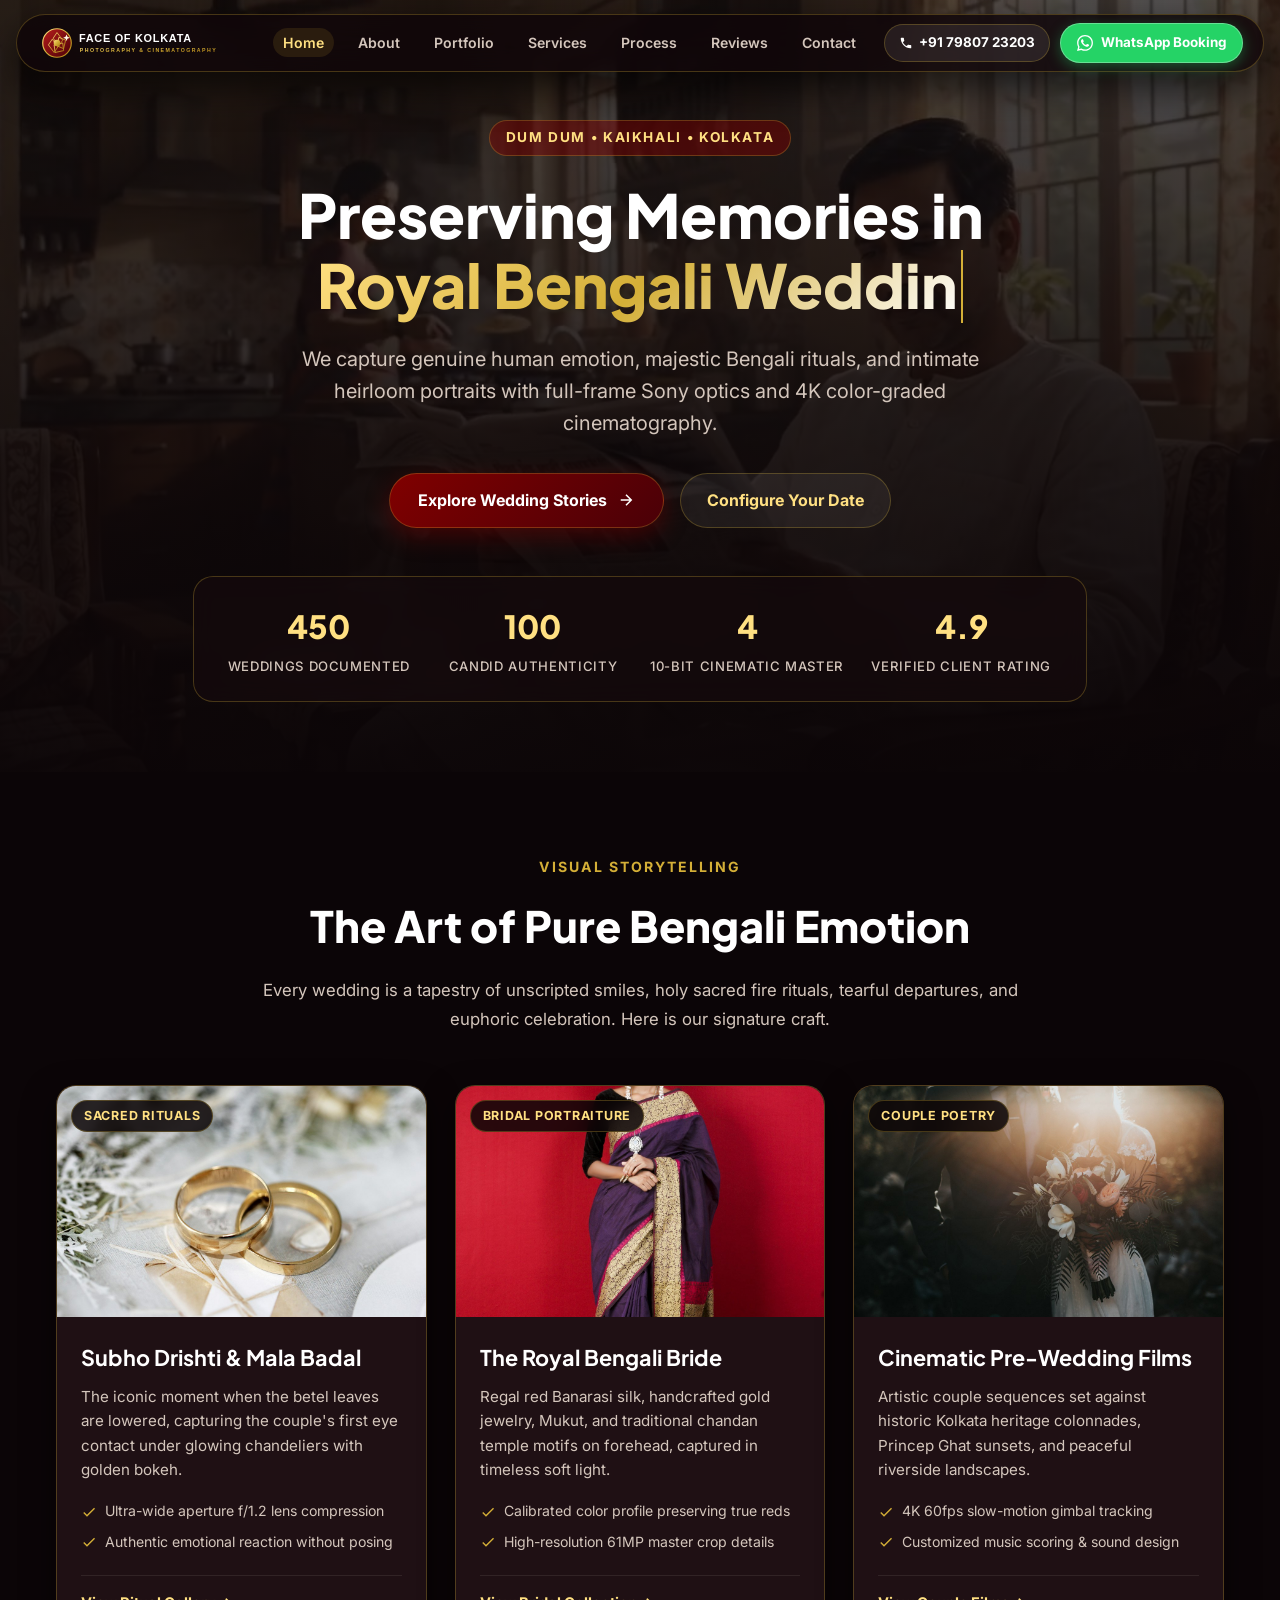
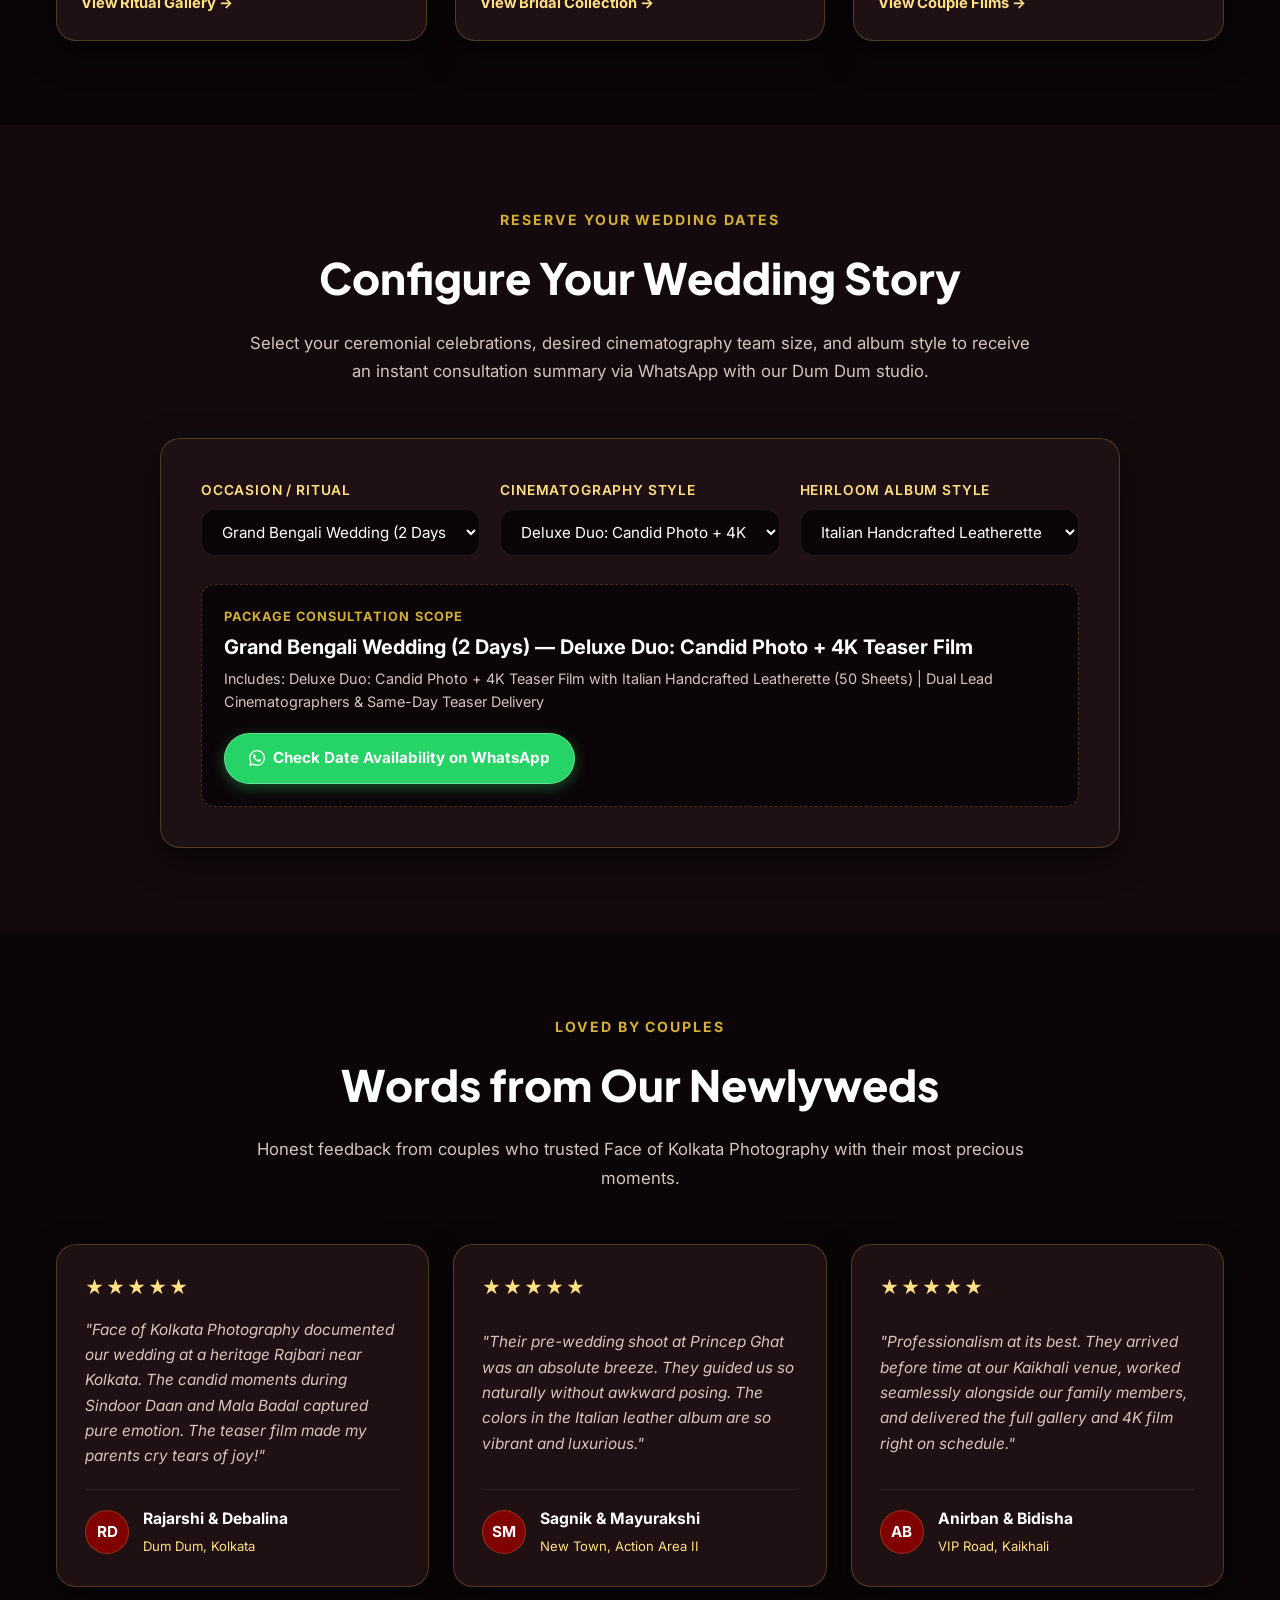
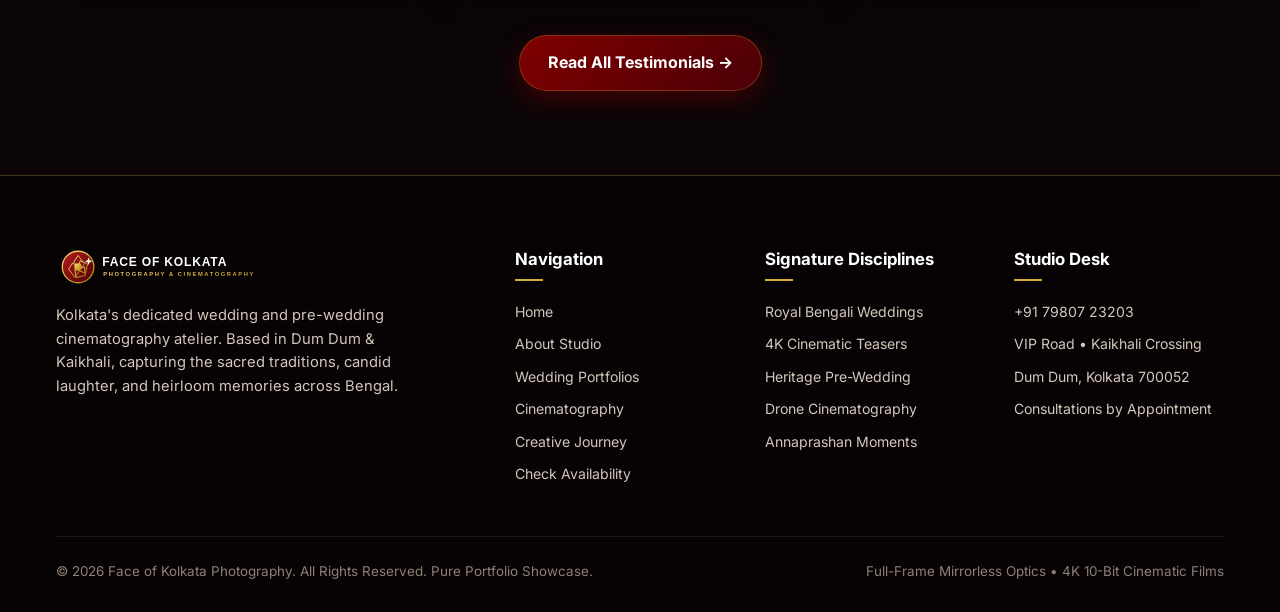
<file: index.html>
<!DOCTYPE html>
<html lang="en">
<head>
  <meta charset="UTF-8">
  <meta name="viewport" content="width=device-width, initial-scale=1.0">
  <title>Face of Kolkata Photography | Royal Bengali Wedding Cinematography</title>
  <meta name="description" content="Face of Kolkata Photography: Premier wedding, pre-wedding &amp; candid cinematography studio based in Dum Dum &amp; Kaikhali, Kolkata. High-definition 4K films, fine-art albums, and timeless storytelling.">
  <link rel="icon" type="image/svg+xml" href="assets/images/favicon.svg">
  <link rel="icon" type="image/png" sizes="32x32" href="assets/images/favicon-32x32.png">
  <link rel="apple-touch-icon" href="assets/images/apple-touch-icon.png">
  <link rel="preconnect" href="https://fonts.googleapis.com">
  <link rel="preconnect" href="https://fonts.gstatic.com" crossorigin>
  <link href="https://fonts.googleapis.com/css2?family=Plus+Jakarta+Sans:wght@500;600;700;800&family=Inter:wght@400;500;600;700&display=swap" rel="stylesheet">
  <link rel="stylesheet" href="style.css">
</head>
<body>

  <!-- TheDivine Floating Pill Navbar -->
  <header class="nav-header-wrapper">
    <nav class="the-divine-nav" aria-label="Main Navigation">
      <a href="index.html" class="nav-brand">
        <img src="assets/images/logo.svg" alt="Face of Kolkata Photography Logo">
      </a>
      <ul class="nav-links">
        <li><a href="index.html" class="nav-link active">Home</a></li>
        <li><a href="about.html" class="nav-link">About</a></li>
        <li><a href="portfolio.html" class="nav-link">Portfolio</a></li>
        <li><a href="services.html" class="nav-link">Services</a></li>
        <li><a href="process.html" class="nav-link">Process</a></li>
        <li><a href="reviews.html" class="nav-link">Reviews</a></li>
        <li><a href="contact.html" class="nav-link">Contact</a></li>
      </ul>
      <div class="nav-actions">
        <a href="tel:+917980723203" class="btn-nav-call" title="Call Face of Kolkata Studio">
          <svg width="14" height="14" viewBox="0 0 24 24" fill="currentColor"><path d="M20 15.5c-1.2 0-2.4-.2-3.6-.6-.3-.1-.7 0-1 .2l-2.2 2.2c-2.8-1.4-5.1-3.8-6.6-6.6l2.2-2.2c.3-.3.4-.7.2-1-.4-1.1-.6-2.3-.6-3.5 0-.6-.4-1-1-1H4c-.6 0-1 .4-1 1 0 9.4 7.6 17 17 17 .6 0 1-.4 1-1v-3.5c0-.6-.4-1-1-1z"/></svg>
          +91 79807 23203
        </a>
        <a href="https://wa.me/917980723203?text=Hello%20Face%20of%20Kolkata%20Photography!%20I%20would%20like%20to%20inquire%20about%20wedding%20dates." target="_blank" rel="noopener noreferrer" class="btn-nav-wa" title="WhatsApp Studio Desk">
          <svg class="wa-icon-white" viewBox="0 0 24 24"><path d="M.057 24l1.687-6.163c-1.041-1.804-1.588-3.849-1.587-5.946.003-6.556 5.338-11.891 11.893-11.891 3.181.001 6.167 1.24 8.413 3.488 2.245 2.248 3.481 5.236 3.48 8.414-.003 6.557-5.338 11.892-11.893 11.892-1.99-.001-3.951-.5-5.688-1.448l-6.305 1.654zm6.597-3.807c1.676.995 3.276 1.591 5.392 1.592 5.448 0 9.886-4.434 9.889-9.885.002-5.462-4.415-9.89-9.881-9.892-5.452 0-9.887 4.434-9.889 9.884-.001 2.225.651 3.891 1.746 5.634l-.999 3.648 3.742-.981zm11.387-5.464c-.074-.124-.272-.198-.57-.347-.297-.149-1.758-.868-2.031-.967-.272-.099-.47-.149-.669.149-.198.297-.768.967-.941 1.165-.173.198-.347.223-.644.074-.297-.149-1.255-.462-2.39-1.475-.883-.788-1.48-1.761-1.653-2.059-.173-.297-.018-.458.13-.606.134-.133.297-.347.446-.521.151-.172.2-.296.3-.495.099-.198.05-.372-.025-.521-.075-.148-.669-1.611-.916-2.206-.242-.579-.487-.501-.669-.51l-.57-.01c-.198 0-.52.074-.792.372s-1.04 1.016-1.04 2.479 1.065 2.876 1.213 3.074c.149.198 2.095 3.2 5.076 4.487.709.306 1.263.489 1.694.626.712.226 1.36.194 1.872.118.571-.085 1.758-.719 2.006-1.413.248-.695.248-1.29.173-1.414z"/></svg>
          WhatsApp Booking
        </a>
        <button class="mobile-nav-toggle" aria-label="Toggle navigation">
          <svg width="24" height="24" viewBox="0 0 24 24" stroke="currentColor" stroke-width="2" fill="none"><path d="M4 6h16M4 12h16M4 18h16"/></svg>
        </button>
      </div>
    </nav>
  </header>

  <!-- Mobile Drawer -->
  <div class="mobile-nav-drawer">
    <a href="index.html" class="nav-link active">Home</a>
    <a href="about.html" class="nav-link">About</a>
    <a href="portfolio.html" class="nav-link">Portfolio</a>
    <a href="services.html" class="nav-link">Services</a>
    <a href="process.html" class="nav-link">Process</a>
    <a href="reviews.html" class="nav-link">Reviews</a>
    <a href="contact.html" class="nav-link">Contact</a>
  </div>

  <!-- Hero Section with 16:9 Video -->
  <section class="hero-section">
    <div class="hero-video-wrapper">
      <video class="hero-video" autoplay loop muted playsinline poster="assets/images/hero-poster.jpg">
        <source src="assets/videos/hero.mp4" type="video/mp4">
        <img src="assets/images/hero-fallback.jpg" alt="Bengali Wedding Bride">
      </video>
      <div class="hero-overlay"></div>
    </div>

    <div class="hero-content">
      <span class="hero-badge">Dum Dum &bull; Kaikhali &bull; Kolkata</span>
      <h1 class="hero-title">
        Preserving Memories in<br>
        <span class="typewriter-text"></span>
      </h1>
      <p class="hero-subtitle">
        We capture genuine human emotion, majestic Bengali rituals, and intimate heirloom portraits with full-frame Sony optics and 4K color-graded cinematography.
      </p>

      <div class="hero-ctas">
        <a href="portfolio.html" class="btn-primary">
          Explore Wedding Stories
          <svg width="18" height="18" viewBox="0 0 24 24" fill="none" stroke="currentColor" stroke-width="2"><path d="M5 12h14M12 5l7 7-7 7"/></svg>
        </a>
        <a href="#intake-estimator" class="btn-secondary">
          Configure Your Date
        </a>
      </div>

      <!-- Telemetry Stats -->
      <div class="hero-telemetry">
        <div class="telemetry-item">
          <span class="telemetry-val" data-target="450">450+</span>
          <span class="telemetry-label">Weddings Documented</span>
        </div>
        <div class="telemetry-item">
          <span class="telemetry-val" data-target="100">100%</span>
          <span class="telemetry-label">Candid Authenticity</span>
        </div>
        <div class="telemetry-item">
          <span class="telemetry-val" data-target="4">4K</span>
          <span class="telemetry-label">10-Bit Cinematic Master</span>
        </div>
        <div class="telemetry-item">
          <span class="telemetry-val" data-target="4.9">4.9 ★</span>
          <span class="telemetry-label">Verified Client Rating</span>
        </div>
      </div>
    </div>
  </section>

  <!-- Curated Portfolio Showcase -->
  <section class="section">
    <div class="container">
      <div class="section-header">
        <span class="section-subtitle">Visual Storytelling</span>
        <h2 class="section-title">The Art of Pure Bengali Emotion</h2>
        <p class="section-desc">
          Every wedding is a tapestry of unscripted smiles, holy sacred fire rituals, tearful departures, and euphoric celebration. Here is our signature craft.
        </p>
      </div>

      <div class="portfolio-grid">
        <!-- Card 1: Subho Drishti & Mala Badal -->
        <div class="card-luxury">
          <div class="card-img-wrap">
            <img src="assets/images/subho-drishti-moment.jpg" alt="Subho Drishti Bengali Wedding" loading="lazy">
            <span class="card-badge">Sacred Rituals</span>
          </div>
          <div class="card-body">
            <h3 class="card-title">Subho Drishti &amp; Mala Badal</h3>
            <p class="card-desc">
              The iconic moment when the betel leaves are lowered, capturing the couple's first eye contact under glowing chandeliers with golden bokeh.
            </p>
            <ul class="card-features">
              <li><svg viewBox="0 0 24 24"><path d="M9 16.17L4.83 12l-1.42 1.41L9 19 21 7l-1.41-1.41z"/></svg> Ultra-wide aperture f/1.2 lens compression</li>
              <li><svg viewBox="0 0 24 24"><path d="M9 16.17L4.83 12l-1.42 1.41L9 19 21 7l-1.41-1.41z"/></svg> Authentic emotional reaction without posing</li>
            </ul>
            <a href="portfolio.html" class="card-cta">View Ritual Gallery &rarr;</a>
          </div>
        </div>

        <!-- Card 2: Royal Bengali Bride -->
        <div class="card-luxury">
          <div class="card-img-wrap">
            <img src="assets/images/bengali-bride-portrait.jpg" alt="Royal Bengali Bride" loading="lazy">
            <span class="card-badge">Bridal Portraiture</span>
          </div>
          <div class="card-body">
            <h3 class="card-title">The Royal Bengali Bride</h3>
            <p class="card-desc">
              Regal red Banarasi silk, handcrafted gold jewelry, Mukut, and traditional chandan temple motifs on forehead, captured in timeless soft light.
            </p>
            <ul class="card-features">
              <li><svg viewBox="0 0 24 24"><path d="M9 16.17L4.83 12l-1.42 1.41L9 19 21 7l-1.41-1.41z"/></svg> Calibrated color profile preserving true reds</li>
              <li><svg viewBox="0 0 24 24"><path d="M9 16.17L4.83 12l-1.42 1.41L9 19 21 7l-1.41-1.41z"/></svg> High-resolution 61MP master crop details</li>
            </ul>
            <a href="portfolio.html" class="card-cta">View Bridal Collection &rarr;</a>
          </div>
        </div>

        <!-- Card 3: Cinematic Pre-Wedding -->
        <div class="card-luxury">
          <div class="card-img-wrap">
            <img src="assets/images/cinematic-couple-shoot.jpg" alt="Cinematic Pre-Wedding Couple" loading="lazy">
            <span class="card-badge">Couple Poetry</span>
          </div>
          <div class="card-body">
            <h3 class="card-title">Cinematic Pre-Wedding Films</h3>
            <p class="card-desc">
              Artistic couple sequences set against historic Kolkata heritage colonnades, Princep Ghat sunsets, and peaceful riverside landscapes.
            </p>
            <ul class="card-features">
              <li><svg viewBox="0 0 24 24"><path d="M9 16.17L4.83 12l-1.42 1.41L9 19 21 7l-1.41-1.41z"/></svg> 4K 60fps slow-motion gimbal tracking</li>
              <li><svg viewBox="0 0 24 24"><path d="M9 16.17L4.83 12l-1.42 1.41L9 19 21 7l-1.41-1.41z"/></svg> Customized music scoring &amp; sound design</li>
            </ul>
            <a href="portfolio.html" class="card-cta">View Couple Films &rarr;</a>
          </div>
        </div>
      </div>
    </div>
  </section>

  <!-- Interactive Package & Ceremony Intake Widget -->
  <section id="intake-estimator" class="section section-alt">
    <div class="container">
      <div class="section-header">
        <span class="section-subtitle">Reserve Your Wedding Dates</span>
        <h2 class="section-title">Configure Your Wedding Story</h2>
        <p class="section-desc">
          Select your ceremonial celebrations, desired cinematography team size, and album style to receive an instant consultation summary via WhatsApp with our Dum Dum studio.
        </p>
      </div>

      <div class="estimator-widget">
        <div class="estimator-grid">
          <div class="form-group">
            <label for="eventType">Occasion / Ritual</label>
            <select id="eventType" class="form-select">
              <option value="Grand Bengali Wedding (2 Days)" selected>Grand Bengali Wedding (2 Days: Biye + Bou Bhaat)</option>
              <option value="Royal 3-Day Wedding Circuit">Royal 3-Day Wedding (Aiburobhat, Gaye Holud, Biye)</option>
              <option value="Single Day Wedding &amp; Reception">Single Day Wedding &amp; Evening Reception</option>
              <option value="Heritage Pre-Wedding Couple Story">Heritage Pre-Wedding Couple Story (1 Full Day)</option>
              <option value="Annaprashan &amp; Rice Ceremony">Annaprashan &amp; Milestone Rice Ceremony</option>
            </select>
          </div>

          <div class="form-group">
            <label for="coverageType">Cinematography Style</label>
            <select id="coverageType" class="form-select">
              <option value="Deluxe Duo: Candid Photo + 4K Teaser Film" selected>Deluxe Duo: Candid Photo + 4K Teaser Film</option>
              <option value="Royal Cinematic Suite: Photo + 4K Film + Aerial Drone">Royal Cinematic Suite: Photo + 4K Film + Aerial Drone</option>
              <option value="Pure Documentary Candid Photography">Pure Documentary Candid Photography</option>
              <option value="Multi-Camera Stage + Candid Team">Multi-Camera Stage + Candid Team</option>
            </select>
          </div>

          <div class="form-group">
            <label for="albumType">Heirloom Album Style</label>
            <select id="albumType" class="form-select">
              <option value="Italian Handcrafted Leatherette (50 Sheets)" selected>Italian Handcrafted Leatherette (50 Sheets)</option>
              <option value="Velvet Royal Keepsake Box Album">Velvet Royal Keepsake Box Album</option>
              <option value="Dual Family Albums + Miniature Pocket Books">Dual Family Albums + Miniature Pocket Books</option>
              <option value="Digital Master Suite Only (No Print)">Digital Master Suite Only (No Print)</option>
            </select>
          </div>
        </div>

        <div class="estimator-output">
          <div class="est-specs">
            <span class="est-badge">Package Consultation Scope</span>
            <h3 id="estTitle" class="est-title">Grand Bengali Wedding (2 Days) — Deluxe Duo</h3>
            <p id="estTimeline" class="est-timeline">Includes: Deluxe Duo with Italian Handcrafted Leatherette (50 Sheets) | Dual Lead Cinematographers</p>
          </div>
          <a id="estWaBtn" href="https://wa.me/917980723203" target="_blank" rel="noopener noreferrer" class="btn-nav-wa" style="padding: 12px 24px; font-size: 0.95rem;">
            <svg class="wa-icon-white" viewBox="0 0 24 24"><path d="M.057 24l1.687-6.163c-1.041-1.804-1.588-3.849-1.587-5.946.003-6.556 5.338-11.891 11.893-11.891 3.181.001 6.167 1.24 8.413 3.488 2.245 2.248 3.481 5.236 3.48 8.414-.003 6.557-5.338 11.892-11.893 11.892-1.99-.001-3.951-.5-5.688-1.448l-6.305 1.654zm6.597-3.807c1.676.995 3.276 1.591 5.392 1.592 5.448 0 9.886-4.434 9.889-9.885.002-5.462-4.415-9.89-9.881-9.892-5.452 0-9.887 4.434-9.889 9.884-.001 2.225.651 3.891 1.746 5.634l-.999 3.648 3.742-.981zm11.387-5.464c-.074-.124-.272-.198-.57-.347-.297-.149-1.758-.868-2.031-.967-.272-.099-.47-.149-.669.149-.198.297-.768.967-.941 1.165-.173.198-.347.223-.644.074-.297-.149-1.255-.462-2.39-1.475-.883-.788-1.48-1.761-1.653-2.059-.173-.297-.018-.458.13-.606.134-.133.297-.347.446-.521.151-.172.2-.296.3-.495.099-.198.05-.372-.025-.521-.075-.148-.669-1.611-.916-2.206-.242-.579-.487-.501-.669-.51l-.57-.01c-.198 0-.52.074-.792.372s-1.04 1.016-1.04 2.479 1.065 2.876 1.213 3.074c.149.198 2.095 3.2 5.076 4.487.709.306 1.263.489 1.694.626.712.226 1.36.194 1.872.118.571-.085 1.758-.719 2.006-1.413.248-.695.248-1.29.173-1.414z"/></svg>
            Check Date Availability on WhatsApp
          </a>
        </div>
      </div>
    </div>
  </section>

  <!-- Client Testimonials Preview -->
  <section class="section">
    <div class="container">
      <div class="section-header">
        <span class="section-subtitle">Loved by Couples</span>
        <h2 class="section-title">Words from Our Newlyweds</h2>
        <p class="section-desc">
          Honest feedback from couples who trusted Face of Kolkata Photography with their most precious moments.
        </p>
      </div>

      <div class="reviews-grid">
        <div class="review-card">
          <div class="review-stars">★★★★★</div>
          <p class="review-text">
            "Face of Kolkata Photography documented our wedding at a heritage Rajbari near Kolkata. The candid moments during Sindoor Daan and Mala Badal captured pure emotion. The teaser film made my parents cry tears of joy!"
          </p>
          <div class="review-author">
            <div class="author-avatar">RD</div>
            <div class="author-meta">
              <h4>Rajarshi &amp; Debalina</h4>
              <span>Dum Dum, Kolkata</span>
            </div>
          </div>
        </div>

        <div class="review-card">
          <div class="review-stars">★★★★★</div>
          <p class="review-text">
            "Their pre-wedding shoot at Princep Ghat was an absolute breeze. They guided us so naturally without awkward posing. The colors in the Italian leather album are so vibrant and luxurious."
          </p>
          <div class="review-author">
            <div class="author-avatar">SM</div>
            <div class="author-meta">
              <h4>Sagnik &amp; Mayurakshi</h4>
              <span>New Town, Action Area II</span>
            </div>
          </div>
        </div>

        <div class="review-card">
          <div class="review-stars">★★★★★</div>
          <p class="review-text">
            "Professionalism at its best. They arrived before time at our Kaikhali venue, worked seamlessly alongside our family members, and delivered the full gallery and 4K film right on schedule."
          </p>
          <div class="review-author">
            <div class="author-avatar">AB</div>
            <div class="author-meta">
              <h4>Anirban &amp; Bidisha</h4>
              <span>VIP Road, Kaikhali</span>
            </div>
          </div>
        </div>
      </div>

      <div style="text-align: center; margin-top: 48px;">
        <a href="reviews.html" class="btn-primary" style="display: inline-flex;">Read All Testimonials &rarr;</a>
      </div>
    </div>
  </section>

  <!-- Footer -->
  <footer class="site-footer">
    <div class="container">
      <div class="footer-grid">
        <div class="footer-brand">
          <img src="assets/images/logo.svg" alt="Face of Kolkata Photography" style="height: 42px;">
          <p>
            Kolkata's dedicated wedding and pre-wedding cinematography atelier. Based in Dum Dum &amp; Kaikhali, capturing the sacred traditions, candid laughter, and heirloom memories across Bengal.
          </p>
        </div>
        <div class="footer-col">
          <h4>Navigation</h4>
          <ul>
            <li><a href="index.html">Home</a></li>
            <li><a href="about.html">About Studio</a></li>
            <li><a href="portfolio.html">Wedding Portfolios</a></li>
            <li><a href="services.html">Cinematography</a></li>
            <li><a href="process.html">Creative Journey</a></li>
            <li><a href="contact.html">Check Availability</a></li>
          </ul>
        </div>
        <div class="footer-col">
          <h4>Signature Disciplines</h4>
          <ul>
            <li><a href="services.html">Royal Bengali Weddings</a></li>
            <li><a href="services.html">4K Cinematic Teasers</a></li>
            <li><a href="services.html">Heritage Pre-Wedding</a></li>
            <li><a href="services.html">Drone Cinematography</a></li>
            <li><a href="services.html">Annaprashan Moments</a></li>
          </ul>
        </div>
        <div class="footer-col">
          <h4>Studio Desk</h4>
          <ul>
            <li><a href="tel:+917980723203">+91 79807 23203</a></li>
            <li>VIP Road &bull; Kaikhali Crossing</li>
            <li>Dum Dum, Kolkata 700052</li>
            <li>Consultations by Appointment</li>
          </ul>
        </div>
      </div>

      <div class="footer-bottom">
        <p>&copy; 2026 Face of Kolkata Photography. All Rights Reserved. Pure Portfolio Showcase.</p>
        <p>Full-Frame Mirrorless Optics &bull; 4K 10-Bit Cinematic Films</p>
      </div>
    </div>
  </footer>

  <script src="main.js"></script>
</body>
</html>
</file>
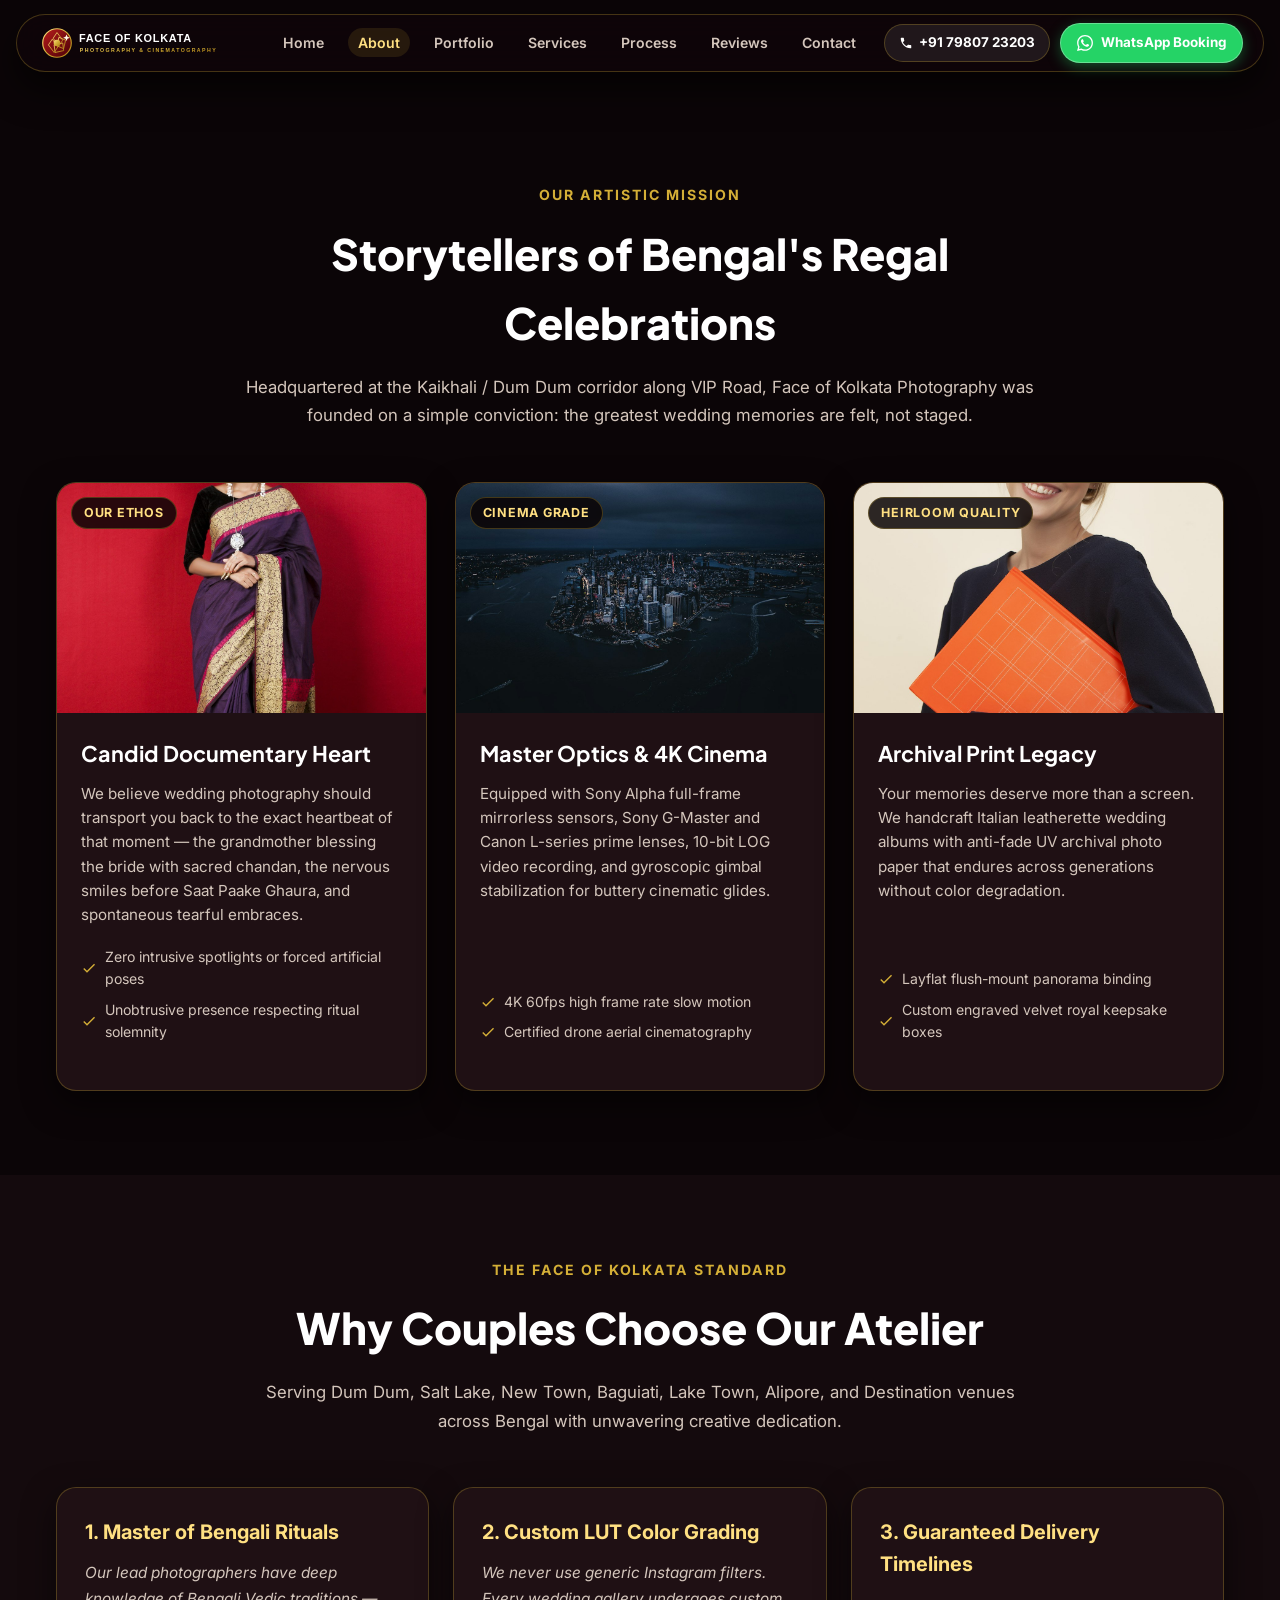
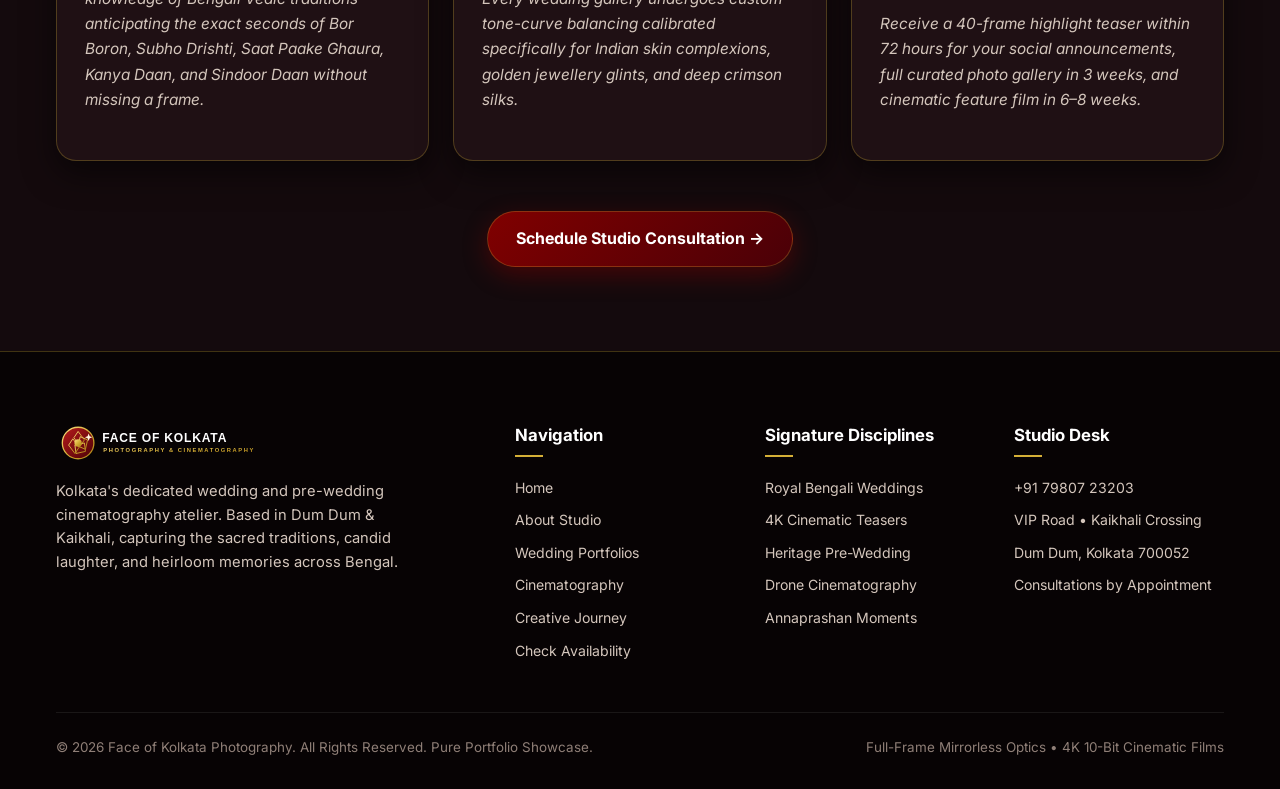
<file: about.html>
<!DOCTYPE html>
<html lang="en">
<head>
  <meta charset="UTF-8">
  <meta name="viewport" content="width=device-width, initial-scale=1.0">
  <title>About Us | Face of Kolkata Photography Atelier</title>
  <meta name="description" content="Discover the story and artistic ethos of Face of Kolkata Photography: Dum Dum &amp; Kaikhali's premier luxury wedding photographers specializing in authentic Bengali traditions and 4K cinema.">
  <link rel="icon" type="image/svg+xml" href="assets/images/favicon.svg">
  <link rel="icon" type="image/png" sizes="32x32" href="assets/images/favicon-32x32.png">
  <link rel="apple-touch-icon" href="assets/images/apple-touch-icon.png">
  <link rel="preconnect" href="https://fonts.googleapis.com">
  <link rel="preconnect" href="https://fonts.gstatic.com" crossorigin>
  <link href="https://fonts.googleapis.com/css2?family=Plus+Jakarta+Sans:wght@500;600;700;800&family=Inter:wght@400;500;600;700&display=swap" rel="stylesheet">
  <link rel="stylesheet" href="style.css">
</head>
<body>

  <!-- TheDivine Floating Pill Navbar -->
  <header class="nav-header-wrapper">
    <nav class="the-divine-nav" aria-label="Main Navigation">
      <a href="index.html" class="nav-brand">
        <img src="assets/images/logo.svg" alt="Face of Kolkata Photography Logo">
      </a>
      <ul class="nav-links">
        <li><a href="index.html" class="nav-link">Home</a></li>
        <li><a href="about.html" class="nav-link active">About</a></li>
        <li><a href="portfolio.html" class="nav-link">Portfolio</a></li>
        <li><a href="services.html" class="nav-link">Services</a></li>
        <li><a href="process.html" class="nav-link">Process</a></li>
        <li><a href="reviews.html" class="nav-link">Reviews</a></li>
        <li><a href="contact.html" class="nav-link">Contact</a></li>
      </ul>
      <div class="nav-actions">
        <a href="tel:+917980723203" class="btn-nav-call" title="Call Face of Kolkata Studio">
          <svg width="14" height="14" viewBox="0 0 24 24" fill="currentColor"><path d="M20 15.5c-1.2 0-2.4-.2-3.6-.6-.3-.1-.7 0-1 .2l-2.2 2.2c-2.8-1.4-5.1-3.8-6.6-6.6l2.2-2.2c.3-.3.4-.7.2-1-.4-1.1-.6-2.3-.6-3.5 0-.6-.4-1-1-1H4c-.6 0-1 .4-1 1 0 9.4 7.6 17 17 17 .6 0 1-.4 1-1v-3.5c0-.6-.4-1-1-1z"/></svg>
          +91 79807 23203
        </a>
        <a href="https://wa.me/917980723203?text=Hello%20Face%20of%20Kolkata%20Photography!%20I%20would%20like%20to%20learn%20more%20about%20your%20team." target="_blank" rel="noopener noreferrer" class="btn-nav-wa" title="WhatsApp Studio Desk">
          <svg class="wa-icon-white" viewBox="0 0 24 24"><path d="M.057 24l1.687-6.163c-1.041-1.804-1.588-3.849-1.587-5.946.003-6.556 5.338-11.891 11.893-11.891 3.181.001 6.167 1.24 8.413 3.488 2.245 2.248 3.481 5.236 3.48 8.414-.003 6.557-5.338 11.892-11.893 11.892-1.99-.001-3.951-.5-5.688-1.448l-6.305 1.654zm6.597-3.807c1.676.995 3.276 1.591 5.392 1.592 5.448 0 9.886-4.434 9.889-9.885.002-5.462-4.415-9.89-9.881-9.892-5.452 0-9.887 4.434-9.889 9.884-.001 2.225.651 3.891 1.746 5.634l-.999 3.648 3.742-.981zm11.387-5.464c-.074-.124-.272-.198-.57-.347-.297-.149-1.758-.868-2.031-.967-.272-.099-.47-.149-.669.149-.198.297-.768.967-.941 1.165-.173.198-.347.223-.644.074-.297-.149-1.255-.462-2.39-1.475-.883-.788-1.48-1.761-1.653-2.059-.173-.297-.018-.458.13-.606.134-.133.297-.347.446-.521.151-.172.2-.296.3-.495.099-.198.05-.372-.025-.521-.075-.148-.669-1.611-.916-2.206-.242-.579-.487-.501-.669-.51l-.57-.01c-.198 0-.52.074-.792.372s-1.04 1.016-1.04 2.479 1.065 2.876 1.213 3.074c.149.198 2.095 3.2 5.076 4.487.709.306 1.263.489 1.694.626.712.226 1.36.194 1.872.118.571-.085 1.758-.719 2.006-1.413.248-.695.248-1.29.173-1.414z"/></svg>
          WhatsApp Booking
        </a>
        <button class="mobile-nav-toggle" aria-label="Toggle navigation">
          <svg width="24" height="24" viewBox="0 0 24 24" stroke="currentColor" stroke-width="2" fill="none"><path d="M4 6h16M4 12h16M4 18h16"/></svg>
        </button>
      </div>
    </nav>
  </header>

  <!-- Mobile Drawer -->
  <div class="mobile-nav-drawer">
    <a href="index.html" class="nav-link">Home</a>
    <a href="about.html" class="nav-link active">About</a>
    <a href="portfolio.html" class="nav-link">Portfolio</a>
    <a href="services.html" class="nav-link">Services</a>
    <a href="process.html" class="nav-link">Process</a>
    <a href="reviews.html" class="nav-link">Reviews</a>
    <a href="contact.html" class="nav-link">Contact</a>
  </div>

  <main style="padding-top: 100px;">
    <!-- Mission & Ethos Section -->
    <section class="section">
      <div class="container">
        <div class="section-header">
          <span class="section-subtitle">Our Artistic Mission</span>
          <h1 class="section-title">Storytellers of Bengal's Regal Celebrations</h1>
          <p class="section-desc">
            Headquartered at the Kaikhali / Dum Dum corridor along VIP Road, Face of Kolkata Photography was founded on a simple conviction: the greatest wedding memories are felt, not staged.
          </p>
        </div>

        <div class="portfolio-grid">
          <div class="card-luxury">
            <div class="card-img-wrap">
              <img src="assets/images/bengali-bride-portrait.jpg" alt="Artistic Philosophy" loading="lazy">
              <span class="card-badge">Our Ethos</span>
            </div>
            <div class="card-body">
              <h3 class="card-title">Candid Documentary Heart</h3>
              <p class="card-desc">
                We believe wedding photography should transport you back to the exact heartbeat of that moment — the grandmother blessing the bride with sacred chandan, the nervous smiles before Saat Paake Ghaura, and spontaneous tearful embraces.
              </p>
              <ul class="card-features">
                <li><svg viewBox="0 0 24 24"><path d="M9 16.17L4.83 12l-1.42 1.41L9 19 21 7l-1.41-1.41z"/></svg> Zero intrusive spotlights or forced artificial poses</li>
                <li><svg viewBox="0 0 24 24"><path d="M9 16.17L4.83 12l-1.42 1.41L9 19 21 7l-1.41-1.41z"/></svg> Unobtrusive presence respecting ritual solemnity</li>
              </ul>
            </div>
          </div>

          <div class="card-luxury">
            <div class="card-img-wrap">
              <img src="assets/images/drone-venue-cinematography.jpg" alt="Optics & Technology" loading="lazy">
              <span class="card-badge">Cinema Grade</span>
            </div>
            <div class="card-body">
              <h3 class="card-title">Master Optics &amp; 4K Cinema</h3>
              <p class="card-desc">
                Equipped with Sony Alpha full-frame mirrorless sensors, Sony G-Master and Canon L-series prime lenses, 10-bit LOG video recording, and gyroscopic gimbal stabilization for buttery cinematic glides.
              </p>
              <ul class="card-features">
                <li><svg viewBox="0 0 24 24"><path d="M9 16.17L4.83 12l-1.42 1.41L9 19 21 7l-1.41-1.41z"/></svg> 4K 60fps high frame rate slow motion</li>
                <li><svg viewBox="0 0 24 24"><path d="M9 16.17L4.83 12l-1.42 1.41L9 19 21 7l-1.41-1.41z"/></svg> Certified drone aerial cinematography</li>
              </ul>
            </div>
          </div>

          <div class="card-luxury">
            <div class="card-img-wrap">
              <img src="assets/images/heirloom-wedding-album.jpg" alt="Fine Art Craftsmanship" loading="lazy">
              <span class="card-badge">Heirloom Quality</span>
            </div>
            <div class="card-body">
              <h3 class="card-title">Archival Print Legacy</h3>
              <p class="card-desc">
                Your memories deserve more than a screen. We handcraft Italian leatherette wedding albums with anti-fade UV archival photo paper that endures across generations without color degradation.
              </p>
              <ul class="card-features">
                <li><svg viewBox="0 0 24 24"><path d="M9 16.17L4.83 12l-1.42 1.41L9 19 21 7l-1.41-1.41z"/></svg> Layflat flush-mount panorama binding</li>
                <li><svg viewBox="0 0 24 24"><path d="M9 16.17L4.83 12l-1.42 1.41L9 19 21 7l-1.41-1.41z"/></svg> Custom engraved velvet royal keepsake boxes</li>
              </ul>
            </div>
          </div>
        </div>
      </div>
    </section>

    <!-- Why Choose Section -->
    <section class="section section-alt">
      <div class="container">
        <div class="section-header">
          <span class="section-subtitle">The Face of Kolkata Standard</span>
          <h2 class="section-title">Why Couples Choose Our Atelier</h2>
          <p class="section-desc">
            Serving Dum Dum, Salt Lake, New Town, Baguiati, Lake Town, Alipore, and Destination venues across Bengal with unwavering creative dedication.
          </p>
        </div>

        <div class="reviews-grid">
          <div class="review-card">
            <h3 style="font-size: 1.25rem; font-weight: 700; margin-bottom: 12px; color: var(--accent-gold-light);">
              1. Master of Bengali Rituals
            </h3>
            <p class="review-text">
              Our lead photographers have deep knowledge of Bengali Vedic traditions — anticipating the exact seconds of Bor Boron, Subho Drishti, Saat Paake Ghaura, Kanya Daan, and Sindoor Daan without missing a frame.
            </p>
          </div>

          <div class="review-card">
            <h3 style="font-size: 1.25rem; font-weight: 700; margin-bottom: 12px; color: var(--accent-gold-light);">
              2. Custom LUT Color Grading
            </h3>
            <p class="review-text">
              We never use generic Instagram filters. Every wedding gallery undergoes custom tone-curve balancing calibrated specifically for Indian skin complexions, golden jewellery glints, and deep crimson silks.
            </p>
          </div>

          <div class="review-card">
            <h3 style="font-size: 1.25rem; font-weight: 700; margin-bottom: 12px; color: var(--accent-gold-light);">
              3. Guaranteed Delivery Timelines
            </h3>
            <p class="review-text">
              Receive a 40-frame highlight teaser within 72 hours for your social announcements, full curated photo gallery in 3 weeks, and cinematic feature film in 6–8 weeks.
            </p>
          </div>
        </div>

        <div style="text-align: center; margin-top: 50px;">
          <a href="contact.html" class="btn-primary" style="display: inline-flex;">Schedule Studio Consultation &rarr;</a>
        </div>
      </div>
    </section>
  </main>

  <!-- Footer -->
  <footer class="site-footer">
    <div class="container">
      <div class="footer-grid">
        <div class="footer-brand">
          <img src="assets/images/logo.svg" alt="Face of Kolkata Photography" style="height: 42px;">
          <p>
            Kolkata's dedicated wedding and pre-wedding cinematography atelier. Based in Dum Dum &amp; Kaikhali, capturing the sacred traditions, candid laughter, and heirloom memories across Bengal.
          </p>
        </div>
        <div class="footer-col">
          <h4>Navigation</h4>
          <ul>
            <li><a href="index.html">Home</a></li>
            <li><a href="about.html">About Studio</a></li>
            <li><a href="portfolio.html">Wedding Portfolios</a></li>
            <li><a href="services.html">Cinematography</a></li>
            <li><a href="process.html">Creative Journey</a></li>
            <li><a href="contact.html">Check Availability</a></li>
          </ul>
        </div>
        <div class="footer-col">
          <h4>Signature Disciplines</h4>
          <ul>
            <li><a href="services.html">Royal Bengali Weddings</a></li>
            <li><a href="services.html">4K Cinematic Teasers</a></li>
            <li><a href="services.html">Heritage Pre-Wedding</a></li>
            <li><a href="services.html">Drone Cinematography</a></li>
            <li><a href="services.html">Annaprashan Moments</a></li>
          </ul>
        </div>
        <div class="footer-col">
          <h4>Studio Desk</h4>
          <ul>
            <li><a href="tel:+917980723203">+91 79807 23203</a></li>
            <li>VIP Road &bull; Kaikhali Crossing</li>
            <li>Dum Dum, Kolkata 700052</li>
            <li>Consultations by Appointment</li>
          </ul>
        </div>
      </div>

      <div class="footer-bottom">
        <p>&copy; 2026 Face of Kolkata Photography. All Rights Reserved. Pure Portfolio Showcase.</p>
        <p>Full-Frame Mirrorless Optics &bull; 4K 10-Bit Cinematic Films</p>
      </div>
    </div>
  </footer>

  <script src="main.js"></script>
</body>
</html>
</file>
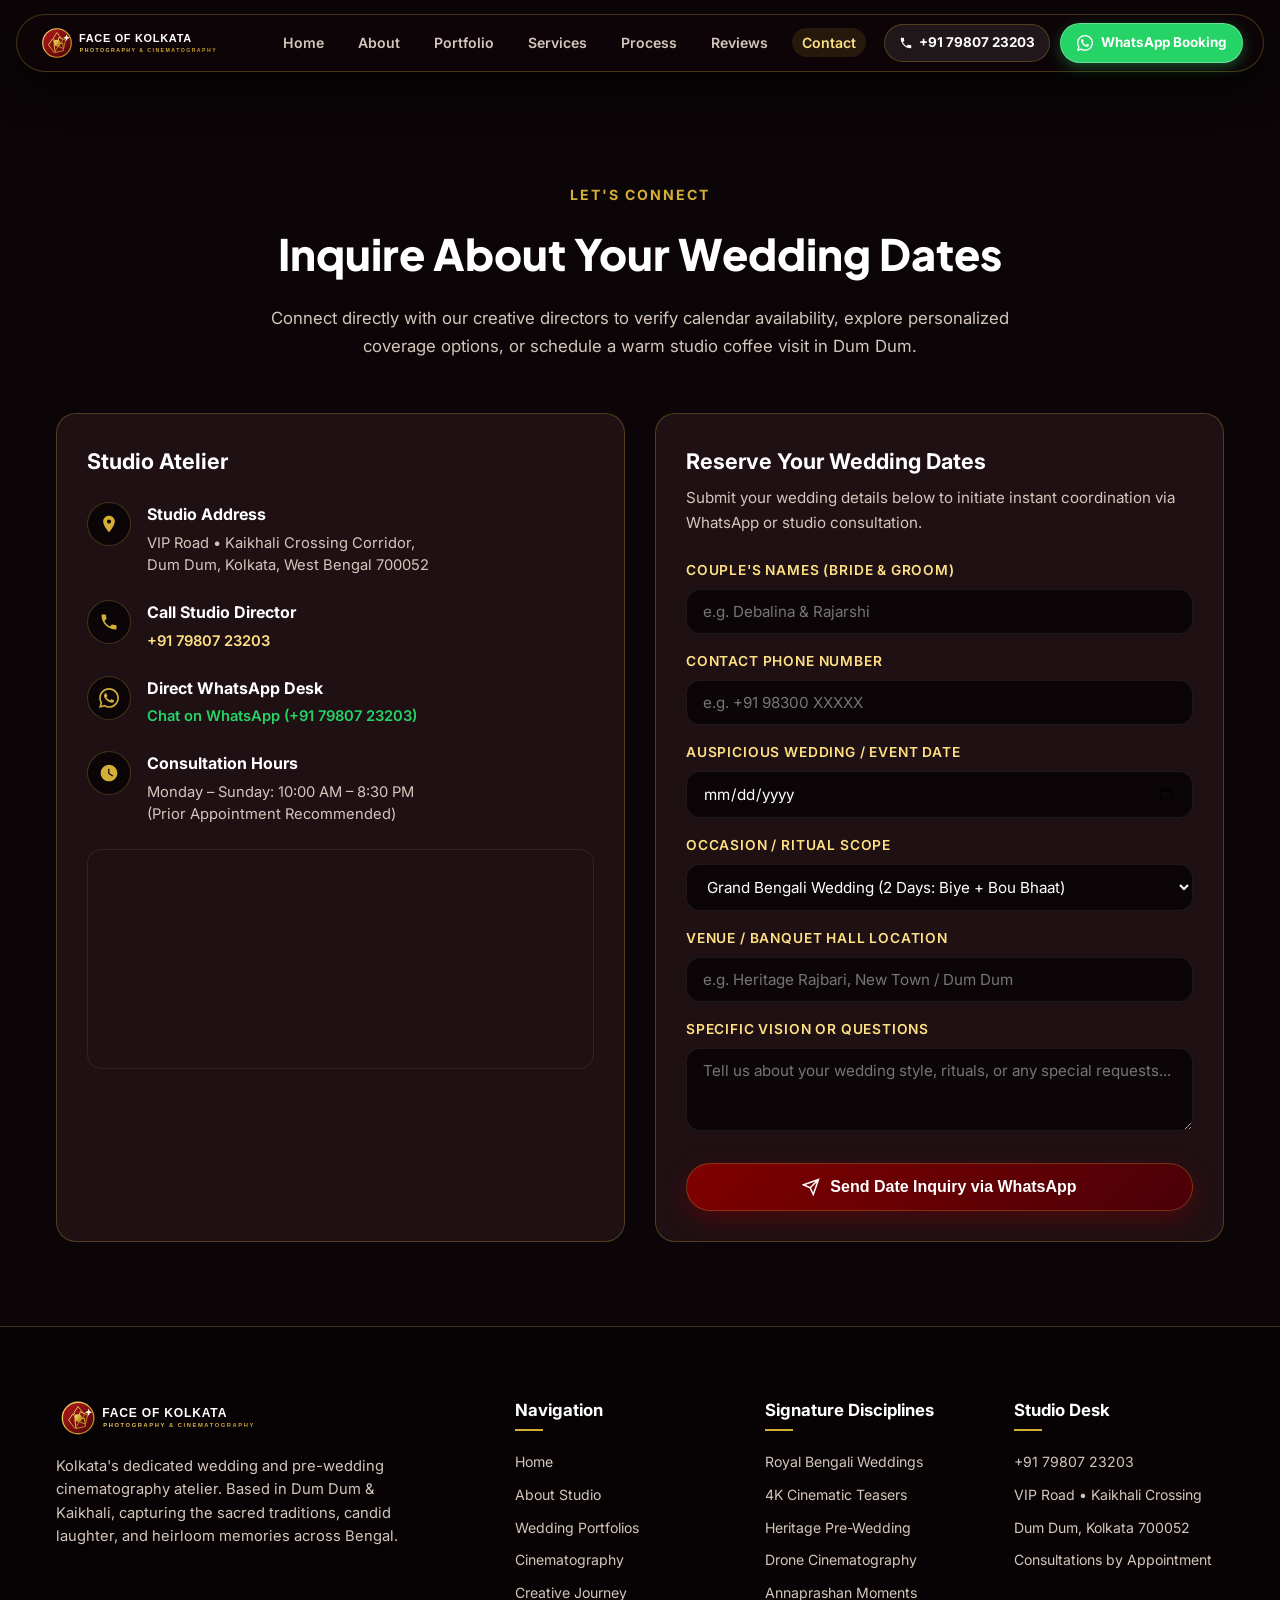
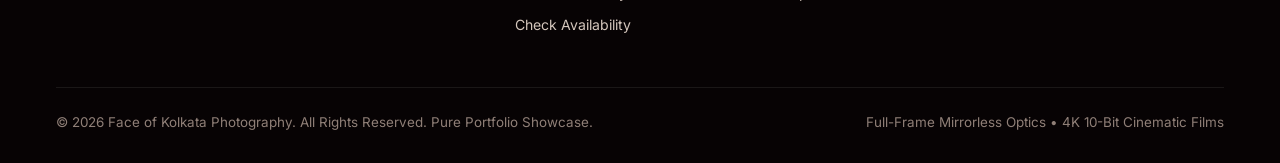
<file: contact.html>
<!DOCTYPE html>
<html lang="en">
<head>
  <meta charset="UTF-8">
  <meta name="viewport" content="width=device-width, initial-scale=1.0">
  <title>Book Wedding Dates &amp; Contact | Face of Kolkata Photography</title>
  <meta name="description" content="Inquire about wedding photography dates, pre-wedding couple films, or studio appointments with Face of Kolkata Photography in Dum Dum &amp; Kaikhali. Call +91 79807 23203.">
  <link rel="icon" type="image/svg+xml" href="assets/images/favicon.svg">
  <link rel="icon" type="image/png" sizes="32x32" href="assets/images/favicon-32x32.png">
  <link rel="apple-touch-icon" href="assets/images/apple-touch-icon.png">
  <link rel="preconnect" href="https://fonts.googleapis.com">
  <link rel="preconnect" href="https://fonts.gstatic.com" crossorigin>
  <link href="https://fonts.googleapis.com/css2?family=Plus+Jakarta+Sans:wght@500;600;700;800&family=Inter:wght@400;500;600;700&display=swap" rel="stylesheet">
  <link rel="stylesheet" href="style.css">
</head>
<body>

  <!-- TheDivine Floating Pill Navbar -->
  <header class="nav-header-wrapper">
    <nav class="the-divine-nav" aria-label="Main Navigation">
      <a href="index.html" class="nav-brand">
        <img src="assets/images/logo.svg" alt="Face of Kolkata Photography Logo">
      </a>
      <ul class="nav-links">
        <li><a href="index.html" class="nav-link">Home</a></li>
        <li><a href="about.html" class="nav-link">About</a></li>
        <li><a href="portfolio.html" class="nav-link">Portfolio</a></li>
        <li><a href="services.html" class="nav-link">Services</a></li>
        <li><a href="process.html" class="nav-link">Process</a></li>
        <li><a href="reviews.html" class="nav-link">Reviews</a></li>
        <li><a href="contact.html" class="nav-link active">Contact</a></li>
      </ul>
      <div class="nav-actions">
        <a href="tel:+917980723203" class="btn-nav-call" title="Call Face of Kolkata Studio">
          <svg width="14" height="14" viewBox="0 0 24 24" fill="currentColor"><path d="M20 15.5c-1.2 0-2.4-.2-3.6-.6-.3-.1-.7 0-1 .2l-2.2 2.2c-2.8-1.4-5.1-3.8-6.6-6.6l2.2-2.2c.3-.3.4-.7.2-1-.4-1.1-.6-2.3-.6-3.5 0-.6-.4-1-1-1H4c-.6 0-1 .4-1 1 0 9.4 7.6 17 17 17 .6 0 1-.4 1-1v-3.5c0-.6-.4-1-1-1z"/></svg>
          +91 79807 23203
        </a>
        <a href="https://wa.me/917980723203?text=Hello%20Face%20of%20Kolkata%20Photography!%20I%20would%20like%20to%20inquire%20about%20wedding%20dates." target="_blank" rel="noopener noreferrer" class="btn-nav-wa" title="WhatsApp Studio Desk">
          <svg class="wa-icon-white" viewBox="0 0 24 24"><path d="M.057 24l1.687-6.163c-1.041-1.804-1.588-3.849-1.587-5.946.003-6.556 5.338-11.891 11.893-11.891 3.181.001 6.167 1.24 8.413 3.488 2.245 2.248 3.481 5.236 3.48 8.414-.003 6.557-5.338 11.892-11.893 11.892-1.99-.001-3.951-.5-5.688-1.448l-6.305 1.654zm6.597-3.807c1.676.995 3.276 1.591 5.392 1.592 5.448 0 9.886-4.434 9.889-9.885.002-5.462-4.415-9.89-9.881-9.892-5.452 0-9.887 4.434-9.889 9.884-.001 2.225.651 3.891 1.746 5.634l-.999 3.648 3.742-.981zm11.387-5.464c-.074-.124-.272-.198-.57-.347-.297-.149-1.758-.868-2.031-.967-.272-.099-.47-.149-.669.149-.198.297-.768.967-.941 1.165-.173.198-.347.223-.644.074-.297-.149-1.255-.462-2.39-1.475-.883-.788-1.48-1.761-1.653-2.059-.173-.297-.018-.458.13-.606.134-.133.297-.347.446-.521.151-.172.2-.296.3-.495.099-.198.05-.372-.025-.521-.075-.148-.669-1.611-.916-2.206-.242-.579-.487-.501-.669-.51l-.57-.01c-.198 0-.52.074-.792.372s-1.04 1.016-1.04 2.479 1.065 2.876 1.213 3.074c.149.198 2.095 3.2 5.076 4.487.709.306 1.263.489 1.694.626.712.226 1.36.194 1.872.118.571-.085 1.758-.719 2.006-1.413.248-.695.248-1.29.173-1.414z"/></svg>
          WhatsApp Booking
        </a>
        <button class="mobile-nav-toggle" aria-label="Toggle navigation">
          <svg width="24" height="24" viewBox="0 0 24 24" stroke="currentColor" stroke-width="2" fill="none"><path d="M4 6h16M4 12h16M4 18h16"/></svg>
        </button>
      </div>
    </nav>
  </header>

  <!-- Mobile Drawer -->
  <div class="mobile-nav-drawer">
    <a href="index.html" class="nav-link">Home</a>
    <a href="about.html" class="nav-link">About</a>
    <a href="portfolio.html" class="nav-link">Portfolio</a>
    <a href="services.html" class="nav-link">Services</a>
    <a href="process.html" class="nav-link">Process</a>
    <a href="reviews.html" class="nav-link">Reviews</a>
    <a href="contact.html" class="nav-link active">Contact</a>
  </div>

  <main style="padding-top: 100px;">
    <section class="section">
      <div class="container">
        <div class="section-header">
          <span class="section-subtitle">Let's Connect</span>
          <h1 class="section-title">Inquire About Your Wedding Dates</h1>
          <p class="section-desc">
            Connect directly with our creative directors to verify calendar availability, explore personalized coverage options, or schedule a warm studio coffee visit in Dum Dum.
          </p>
        </div>

        <div class="contact-grid">
          <!-- Studio Info Column -->
          <div class="contact-info-panel">
            <h3 style="font-size: 1.35rem; font-weight: 700; margin-bottom: 24px; color: #ffffff;">Studio Atelier</h3>

            <div class="contact-detail-row">
              <div class="contact-icon">
                <svg width="20" height="20" viewBox="0 0 24 24" fill="currentColor"><path d="M12 2C8.13 2 5 5.13 5 9c0 5.25 7 13 7 13s7-7.75 7-13c0-3.87-3.13-7-7-7zm0 9.5c-1.38 0-2.5-1.12-2.5-2.5s1.12-2.5 2.5-2.5 2.5 1.12 2.5 2.5-1.12 2.5-2.5 2.5z"/></svg>
              </div>
              <div class="contact-detail-text">
                <h4>Studio Address</h4>
                <p>VIP Road &bull; Kaikhali Crossing Corridor,<br>Dum Dum, Kolkata, West Bengal 700052</p>
              </div>
            </div>

            <div class="contact-detail-row">
              <div class="contact-icon">
                <svg width="20" height="20" viewBox="0 0 24 24" fill="currentColor"><path d="M20 15.5c-1.2 0-2.4-.2-3.6-.6-.3-.1-.7 0-1 .2l-2.2 2.2c-2.8-1.4-5.1-3.8-6.6-6.6l2.2-2.2c.3-.3.4-.7.2-1-.4-1.1-.6-2.3-.6-3.5 0-.6-.4-1-1-1H4c-.6 0-1 .4-1 1 0 9.4 7.6 17 17 17 .6 0 1-.4 1-1v-3.5c0-.6-.4-1-1-1z"/></svg>
              </div>
              <div class="contact-detail-text">
                <h4>Call Studio Director</h4>
                <p><a href="tel:+917980723203" style="color: var(--accent-gold-light); font-weight: 600;">+91 79807 23203</a></p>
              </div>
            </div>

            <div class="contact-detail-row">
              <div class="contact-icon">
                <svg width="20" height="20" viewBox="0 0 24 24" fill="currentColor"><path d="M.057 24l1.687-6.163c-1.041-1.804-1.588-3.849-1.587-5.946.003-6.556 5.338-11.891 11.893-11.891 3.181.001 6.167 1.24 8.413 3.488 2.245 2.248 3.481 5.236 3.48 8.414-.003 6.557-5.338 11.892-11.893 11.892-1.99-.001-3.951-.5-5.688-1.448l-6.305 1.654zm6.597-3.807c1.676.995 3.276 1.591 5.392 1.592 5.448 0 9.886-4.434 9.889-9.885.002-5.462-4.415-9.89-9.881-9.892-5.452 0-9.887 4.434-9.889 9.884-.001 2.225.651 3.891 1.746 5.634l-.999 3.648 3.742-.981zm11.387-5.464c-.074-.124-.272-.198-.57-.347-.297-.149-1.758-.868-2.031-.967-.272-.099-.47-.149-.669.149-.198.297-.768.967-.941 1.165-.173.198-.347.223-.644.074-.297-.149-1.255-.462-2.39-1.475-.883-.788-1.48-1.761-1.653-2.059-.173-.297-.018-.458.13-.606.134-.133.297-.347.446-.521.151-.172.2-.296.3-.495.099-.198.05-.372-.025-.521-.075-.148-.669-1.611-.916-2.206-.242-.579-.487-.501-.669-.51l-.57-.01c-.198 0-.52.074-.792.372s-1.04 1.016-1.04 2.479 1.065 2.876 1.213 3.074c.149.198 2.095 3.2 5.076 4.487.709.306 1.263.489 1.694.626.712.226 1.36.194 1.872.118.571-.085 1.758-.719 2.006-1.413.248-.695.248-1.29.173-1.414z"/></svg>
              </div>
              <div class="contact-detail-text">
                <h4>Direct WhatsApp Desk</h4>
                <p><a href="https://wa.me/917980723203" target="_blank" rel="noopener noreferrer" style="color: #25D366; font-weight: 600;">Chat on WhatsApp (+91 79807 23203)</a></p>
              </div>
            </div>

            <div class="contact-detail-row">
              <div class="contact-icon">
                <svg width="20" height="20" viewBox="0 0 24 24" fill="currentColor"><path d="M12 2C6.5 2 2 6.5 2 12s4.5 10 10 10 10-4.5 10-10S17.5 2 12 2zm4.2 14.2L11 13V7h1.5v5.2l4.5 2.7-.8 1.3z"/></svg>
              </div>
              <div class="contact-detail-text">
                <h4>Consultation Hours</h4>
                <p>Monday – Sunday: 10:00 AM – 8:30 PM<br>(Prior Appointment Recommended)</p>
              </div>
            </div>

            <!-- Map Wrapper -->
            <div class="map-frame-wrapper">
              <iframe 
                src="https://www.google.com/maps/embed?pb=!1m18!1m12!1m3!1d14730.083758201275!2d88.4239875!3d22.634125!2m3!1f0!2f0!3f0!3m2!1i1024!2i768!4f13.1!3m3!1m2!1s0x39f89e5a8f4c8b27%3A0x6b74f3d2f9542bf8!2sKaikhali%2C%20Kolkata%2C%20West%20Bengal!5e0!3m2!1sen!2sin!4v1700000000000!5m2!1sen!2sin" 
                title="Face of Kolkata Photography Kaikhali Dum Dum Location" 
                loading="lazy" 
                allowfullscreen="">
              </iframe>
            </div>
          </div>

          <!-- Wedding Booking Inquiry Form -->
          <div class="contact-info-panel">
            <h3 style="font-size: 1.35rem; font-weight: 700; margin-bottom: 8px; color: #ffffff;">Reserve Your Wedding Dates</h3>
            <p style="color: var(--text-secondary); margin-bottom: 24px; font-size: 0.95rem;">
              Submit your wedding details below to initiate instant coordination via WhatsApp or studio consultation.
            </p>

            <form id="weddingInquiryForm" onsubmit="handleWeddingSubmit(event)">
              <div class="form-group" style="margin-bottom: 16px;">
                <label for="wBrideGroom">Couple's Names (Bride &amp; Groom)</label>
                <input type="text" id="wBrideGroom" class="form-input" placeholder="e.g. Debalina &amp; Rajarshi" required>
              </div>

              <div class="form-group" style="margin-bottom: 16px;">
                <label for="wPhone">Contact Phone Number</label>
                <input type="tel" id="wPhone" class="form-input" placeholder="e.g. +91 98300 XXXXX" required>
              </div>

              <div class="form-group" style="margin-bottom: 16px;">
                <label for="wEventDate">Auspicious Wedding / Event Date</label>
                <input type="date" id="wEventDate" class="form-input" required>
              </div>

              <div class="form-group" style="margin-bottom: 16px;">
                <label for="wOccasionType">Occasion / Ritual Scope</label>
                <select id="wOccasionType" class="form-select">
                  <option value="Grand Bengali Wedding (2 Days: Biye + Bou Bhaat)">Grand Bengali Wedding (2 Days: Biye + Bou Bhaat)</option>
                  <option value="Royal 3-Day Wedding (Aiburobhat, Gaye Holud, Biye)">Royal 3-Day Wedding (Aiburobhat, Gaye Holud, Biye)</option>
                  <option value="Single Day Wedding Ceremony &amp; Reception">Single Day Wedding &amp; Reception</option>
                  <option value="Heritage Pre-Wedding Couple Story">Heritage Pre-Wedding Couple Story</option>
                  <option value="Annaprashan &amp; Rice Ceremony">Annaprashan &amp; Rice Ceremony</option>
                </select>
              </div>

              <div class="form-group" style="margin-bottom: 16px;">
                <label for="wVenueLocation">Venue / Banquet Hall Location</label>
                <input type="text" id="wVenueLocation" class="form-input" placeholder="e.g. Heritage Rajbari, New Town / Dum Dum">
              </div>

              <div class="form-group" style="margin-bottom: 24px;">
                <label for="wNotes">Specific Vision or Questions</label>
                <textarea id="wNotes" class="form-textarea" rows="3" placeholder="Tell us about your wedding style, rituals, or any special requests..."></textarea>
              </div>

              <button type="submit" class="btn-primary" style="width: 100%; justify-content: center; padding: 14px 20px;">
                <svg width="18" height="18" viewBox="0 0 24 24" fill="none" stroke="currentColor" stroke-width="2"><path d="M22 2L11 13M22 2l-7 20-4-9-9-4 20-7z"/></svg>
                Send Date Inquiry via WhatsApp
              </button>
            </form>
          </div>
        </div>
      </div>
    </section>
  </main>

  <!-- Footer -->
  <footer class="site-footer">
    <div class="container">
      <div class="footer-grid">
        <div class="footer-brand">
          <img src="assets/images/logo.svg" alt="Face of Kolkata Photography" style="height: 42px;">
          <p>
            Kolkata's dedicated wedding and pre-wedding cinematography atelier. Based in Dum Dum &amp; Kaikhali, capturing the sacred traditions, candid laughter, and heirloom memories across Bengal.
          </p>
        </div>
        <div class="footer-col">
          <h4>Navigation</h4>
          <ul>
            <li><a href="index.html">Home</a></li>
            <li><a href="about.html">About Studio</a></li>
            <li><a href="portfolio.html">Wedding Portfolios</a></li>
            <li><a href="services.html">Cinematography</a></li>
            <li><a href="process.html">Creative Journey</a></li>
            <li><a href="contact.html">Check Availability</a></li>
          </ul>
        </div>
        <div class="footer-col">
          <h4>Signature Disciplines</h4>
          <ul>
            <li><a href="services.html">Royal Bengali Weddings</a></li>
            <li><a href="services.html">4K Cinematic Teasers</a></li>
            <li><a href="services.html">Heritage Pre-Wedding</a></li>
            <li><a href="services.html">Drone Cinematography</a></li>
            <li><a href="services.html">Annaprashan Moments</a></li>
          </ul>
        </div>
        <div class="footer-col">
          <h4>Studio Desk</h4>
          <ul>
            <li><a href="tel:+917980723203">+91 79807 23203</a></li>
            <li>VIP Road &bull; Kaikhali Crossing</li>
            <li>Dum Dum, Kolkata 700052</li>
            <li>Consultations by Appointment</li>
          </ul>
        </div>
      </div>

      <div class="footer-bottom">
        <p>&copy; 2026 Face of Kolkata Photography. All Rights Reserved. Pure Portfolio Showcase.</p>
        <p>Full-Frame Mirrorless Optics &bull; 4K 10-Bit Cinematic Films</p>
      </div>
    </div>
  </footer>

  <script src="main.js"></script>
  <script>
    function handleWeddingSubmit(e) {
      e.preventDefault();
      const names = document.getElementById('wBrideGroom').value.trim();
      const phone = document.getElementById('wPhone').value.trim();
      const date = document.getElementById('wEventDate').value;
      const occasion = document.getElementById('wOccasionType').value;
      const venue = document.getElementById('wVenueLocation').value.trim();
      const notes = document.getElementById('wNotes').value.trim();

      const msg = `Hello Face of Kolkata Photography! 🙏✨ I would like to inquire about wedding dates:%0A- Couple: ${encodeURIComponent(names)}%0A- Phone: ${encodeURIComponent(phone)}%0A- Date: ${encodeURIComponent(date)}%0A- Occasion: ${encodeURIComponent(occasion)}%0A- Venue: ${encodeURIComponent(venue)}%0A- Notes: ${encodeURIComponent(notes)}`;
      window.open(`https://wa.me/917980723203?text=${msg}`, '_blank');
    }
  </script>
</body>
</html>
</file>
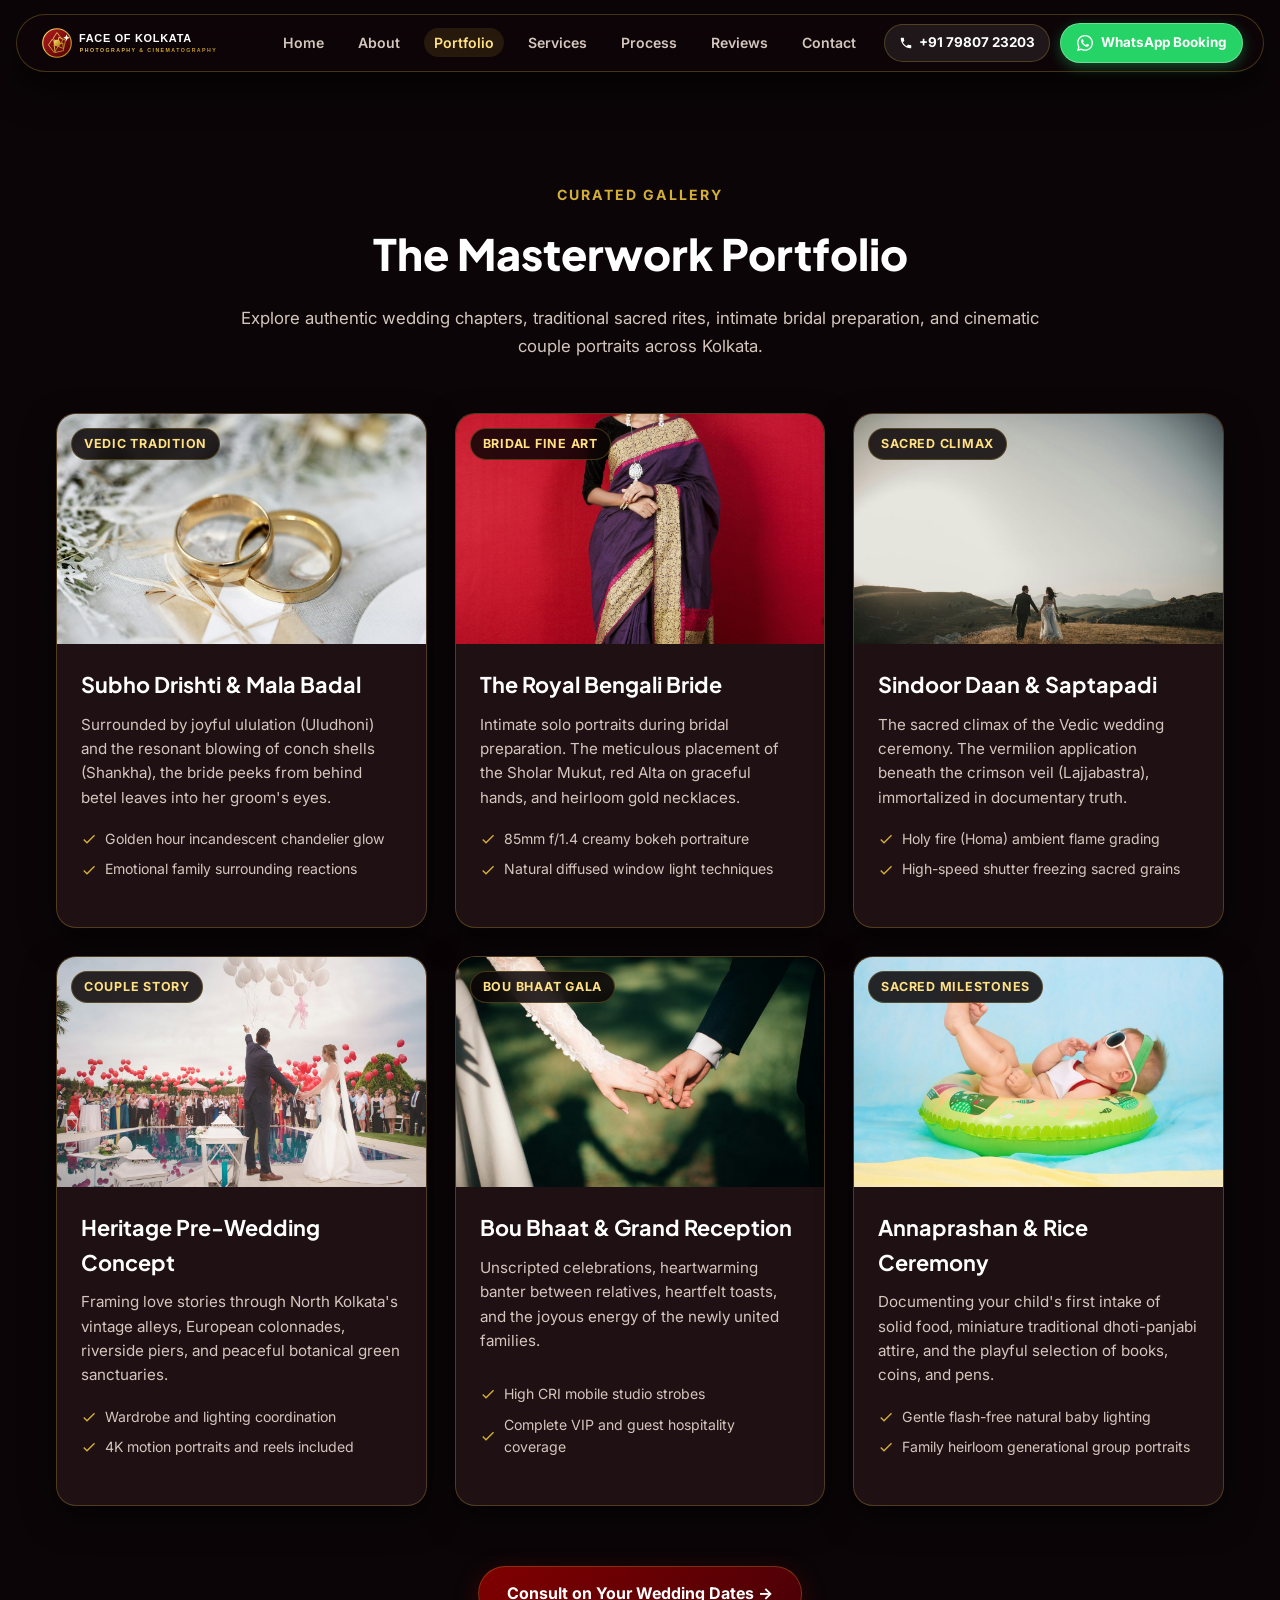
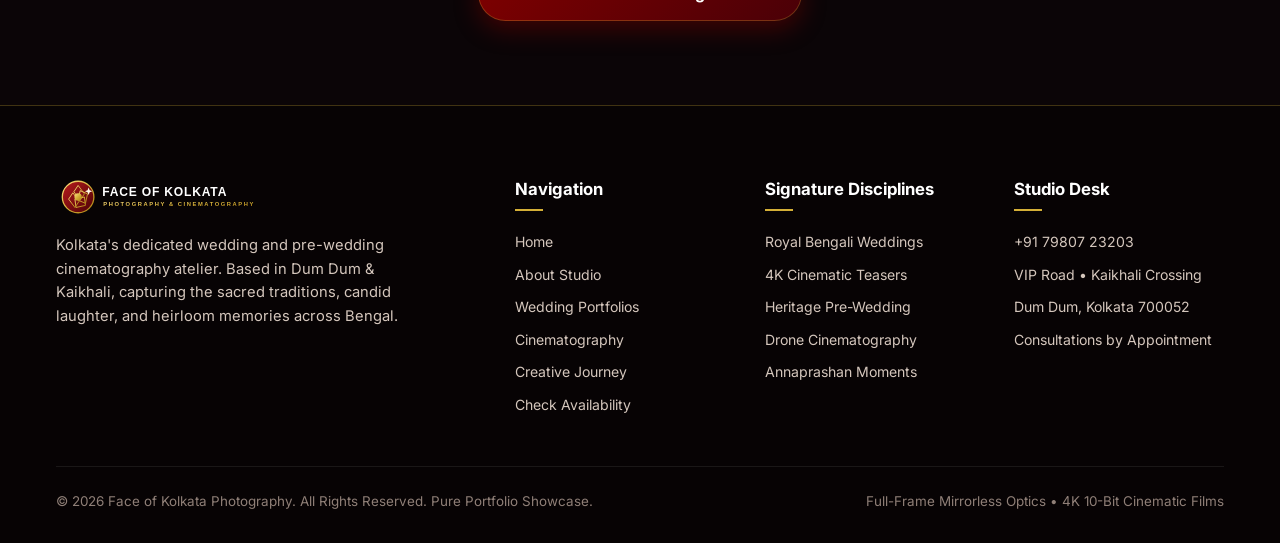
<file: portfolio.html>
<!DOCTYPE html>
<html lang="en">
<head>
  <meta charset="UTF-8">
  <meta name="viewport" content="width=device-width, initial-scale=1.0">
  <title>Wedding &amp; Pre-Wedding Portfolios | Face of Kolkata Photography</title>
  <meta name="description" content="Explore our visual archives: royal Bengali wedding rituals, candid moments, pre-wedding couple films, and heirloom portraits across Kolkata. Face of Kolkata Photography.">
  <link rel="icon" type="image/svg+xml" href="assets/images/favicon.svg">
  <link rel="icon" type="image/png" sizes="32x32" href="assets/images/favicon-32x32.png">
  <link rel="apple-touch-icon" href="assets/images/apple-touch-icon.png">
  <link rel="preconnect" href="https://fonts.googleapis.com">
  <link rel="preconnect" href="https://fonts.gstatic.com" crossorigin>
  <link href="https://fonts.googleapis.com/css2?family=Plus+Jakarta+Sans:wght@500;600;700;800&family=Inter:wght@400;500;600;700&display=swap" rel="stylesheet">
  <link rel="stylesheet" href="style.css">
</head>
<body>

  <!-- TheDivine Floating Pill Navbar -->
  <header class="nav-header-wrapper">
    <nav class="the-divine-nav" aria-label="Main Navigation">
      <a href="index.html" class="nav-brand">
        <img src="assets/images/logo.svg" alt="Face of Kolkata Photography Logo">
      </a>
      <ul class="nav-links">
        <li><a href="index.html" class="nav-link">Home</a></li>
        <li><a href="about.html" class="nav-link">About</a></li>
        <li><a href="portfolio.html" class="nav-link active">Portfolio</a></li>
        <li><a href="services.html" class="nav-link">Services</a></li>
        <li><a href="process.html" class="nav-link">Process</a></li>
        <li><a href="reviews.html" class="nav-link">Reviews</a></li>
        <li><a href="contact.html" class="nav-link">Contact</a></li>
      </ul>
      <div class="nav-actions">
        <a href="tel:+917980723203" class="btn-nav-call" title="Call Face of Kolkata Studio">
          <svg width="14" height="14" viewBox="0 0 24 24" fill="currentColor"><path d="M20 15.5c-1.2 0-2.4-.2-3.6-.6-.3-.1-.7 0-1 .2l-2.2 2.2c-2.8-1.4-5.1-3.8-6.6-6.6l2.2-2.2c.3-.3.4-.7.2-1-.4-1.1-.6-2.3-.6-3.5 0-.6-.4-1-1-1H4c-.6 0-1 .4-1 1 0 9.4 7.6 17 17 17 .6 0 1-.4 1-1v-3.5c0-.6-.4-1-1-1z"/></svg>
          +91 79807 23203
        </a>
        <a href="https://wa.me/917980723203?text=Hello%20Face%20of%20Kolkata%20Photography!%20I%20am%20exploring%20your%20wedding%20portfolio." target="_blank" rel="noopener noreferrer" class="btn-nav-wa" title="WhatsApp Studio Desk">
          <svg class="wa-icon-white" viewBox="0 0 24 24"><path d="M.057 24l1.687-6.163c-1.041-1.804-1.588-3.849-1.587-5.946.003-6.556 5.338-11.891 11.893-11.891 3.181.001 6.167 1.24 8.413 3.488 2.245 2.248 3.481 5.236 3.48 8.414-.003 6.557-5.338 11.892-11.893 11.892-1.99-.001-3.951-.5-5.688-1.448l-6.305 1.654zm6.597-3.807c1.676.995 3.276 1.591 5.392 1.592 5.448 0 9.886-4.434 9.889-9.885.002-5.462-4.415-9.89-9.881-9.892-5.452 0-9.887 4.434-9.889 9.884-.001 2.225.651 3.891 1.746 5.634l-.999 3.648 3.742-.981zm11.387-5.464c-.074-.124-.272-.198-.57-.347-.297-.149-1.758-.868-2.031-.967-.272-.099-.47-.149-.669.149-.198.297-.768.967-.941 1.165-.173.198-.347.223-.644.074-.297-.149-1.255-.462-2.39-1.475-.883-.788-1.48-1.761-1.653-2.059-.173-.297-.018-.458.13-.606.134-.133.297-.347.446-.521.151-.172.2-.296.3-.495.099-.198.05-.372-.025-.521-.075-.148-.669-1.611-.916-2.206-.242-.579-.487-.501-.669-.51l-.57-.01c-.198 0-.52.074-.792.372s-1.04 1.016-1.04 2.479 1.065 2.876 1.213 3.074c.149.198 2.095 3.2 5.076 4.487.709.306 1.263.489 1.694.626.712.226 1.36.194 1.872.118.571-.085 1.758-.719 2.006-1.413.248-.695.248-1.29.173-1.414z"/></svg>
          WhatsApp Booking
        </a>
        <button class="mobile-nav-toggle" aria-label="Toggle navigation">
          <svg width="24" height="24" viewBox="0 0 24 24" stroke="currentColor" stroke-width="2" fill="none"><path d="M4 6h16M4 12h16M4 18h16"/></svg>
        </button>
      </div>
    </nav>
  </header>

  <!-- Mobile Drawer -->
  <div class="mobile-nav-drawer">
    <a href="index.html" class="nav-link">Home</a>
    <a href="about.html" class="nav-link">About</a>
    <a href="portfolio.html" class="nav-link active">Portfolio</a>
    <a href="services.html" class="nav-link">Services</a>
    <a href="process.html" class="nav-link">Process</a>
    <a href="reviews.html" class="nav-link">Reviews</a>
    <a href="contact.html" class="nav-link">Contact</a>
  </div>

  <main style="padding-top: 100px;">
    <section class="section">
      <div class="container">
        <div class="section-header">
          <span class="section-subtitle">Curated Gallery</span>
          <h1 class="section-title">The Masterwork Portfolio</h1>
          <p class="section-desc">
            Explore authentic wedding chapters, traditional sacred rites, intimate bridal preparation, and cinematic couple portraits across Kolkata.
          </p>
        </div>

        <div class="portfolio-grid">
          <!-- Item 1: Subho Drishti -->
          <div class="card-luxury">
            <div class="card-img-wrap">
              <img src="assets/images/subho-drishti-moment.jpg" alt="Subho Drishti Moments" loading="lazy">
              <span class="card-badge">Vedic Tradition</span>
            </div>
            <div class="card-body">
              <h3 class="card-title">Subho Drishti &amp; Mala Badal</h3>
              <p class="card-desc">
                Surrounded by joyful ululation (Uludhoni) and the resonant blowing of conch shells (Shankha), the bride peeks from behind betel leaves into her groom's eyes.
              </p>
              <ul class="card-features">
                <li><svg viewBox="0 0 24 24"><path d="M9 16.17L4.83 12l-1.42 1.41L9 19 21 7l-1.41-1.41z"/></svg> Golden hour incandescent chandelier glow</li>
                <li><svg viewBox="0 0 24 24"><path d="M9 16.17L4.83 12l-1.42 1.41L9 19 21 7l-1.41-1.41z"/></svg> Emotional family surrounding reactions</li>
              </ul>
            </div>
          </div>

          <!-- Item 2: The Bengali Bride -->
          <div class="card-luxury">
            <div class="card-img-wrap">
              <img src="assets/images/bengali-bride-portrait.jpg" alt="Bengali Bride" loading="lazy">
              <span class="card-badge">Bridal Fine Art</span>
            </div>
            <div class="card-body">
              <h3 class="card-title">The Royal Bengali Bride</h3>
              <p class="card-desc">
                Intimate solo portraits during bridal preparation. The meticulous placement of the Sholar Mukut, red Alta on graceful hands, and heirloom gold necklaces.
              </p>
              <ul class="card-features">
                <li><svg viewBox="0 0 24 24"><path d="M9 16.17L4.83 12l-1.42 1.41L9 19 21 7l-1.41-1.41z"/></svg> 85mm f/1.4 creamy bokeh portraiture</li>
                <li><svg viewBox="0 0 24 24"><path d="M9 16.17L4.83 12l-1.42 1.41L9 19 21 7l-1.41-1.41z"/></svg> Natural diffused window light techniques</li>
              </ul>
            </div>
          </div>

          <!-- Item 3: Sindoor Daan -->
          <div class="card-luxury">
            <div class="card-img-wrap">
              <img src="assets/images/sindoor-daan-ritual.jpg" alt="Sindoor Daan" loading="lazy">
              <span class="card-badge">Sacred Climax</span>
            </div>
            <div class="card-body">
              <h3 class="card-title">Sindoor Daan &amp; Saptapadi</h3>
              <p class="card-desc">
                The sacred climax of the Vedic wedding ceremony. The vermilion application beneath the crimson veil (Lajjabastra), immortalized in documentary truth.
              </p>
              <ul class="card-features">
                <li><svg viewBox="0 0 24 24"><path d="M9 16.17L4.83 12l-1.42 1.41L9 19 21 7l-1.41-1.41z"/></svg> Holy fire (Homa) ambient flame grading</li>
                <li><svg viewBox="0 0 24 24"><path d="M9 16.17L4.83 12l-1.42 1.41L9 19 21 7l-1.41-1.41z"/></svg> High-speed shutter freezing sacred grains</li>
              </ul>
            </div>
          </div>

          <!-- Item 4: Heritage Pre-Wedding -->
          <div class="card-luxury">
            <div class="card-img-wrap">
              <img src="assets/images/prewedding-heritage-shoot.jpg" alt="Heritage Pre-Wedding" loading="lazy">
              <span class="card-badge">Couple Story</span>
            </div>
            <div class="card-body">
              <h3 class="card-title">Heritage Pre-Wedding Concept</h3>
              <p class="card-desc">
                Framing love stories through North Kolkata's vintage alleys, European colonnades, riverside piers, and peaceful botanical green sanctuaries.
              </p>
              <ul class="card-features">
                <li><svg viewBox="0 0 24 24"><path d="M9 16.17L4.83 12l-1.42 1.41L9 19 21 7l-1.41-1.41z"/></svg> Wardrobe and lighting coordination</li>
                <li><svg viewBox="0 0 24 24"><path d="M9 16.17L4.83 12l-1.42 1.41L9 19 21 7l-1.41-1.41z"/></svg> 4K motion portraits and reels included</li>
              </ul>
            </div>
          </div>

          <!-- Item 5: Candid Reception -->
          <div class="card-luxury">
            <div class="card-img-wrap">
              <img src="assets/images/candid-reception-smile.jpg" alt="Candid Reception Smiles" loading="lazy">
              <span class="card-badge">Bou Bhaat Gala</span>
            </div>
            <div class="card-body">
              <h3 class="card-title">Bou Bhaat &amp; Grand Reception</h3>
              <p class="card-desc">
                Unscripted celebrations, heartwarming banter between relatives, heartfelt toasts, and the joyous energy of the newly united families.
              </p>
              <ul class="card-features">
                <li><svg viewBox="0 0 24 24"><path d="M9 16.17L4.83 12l-1.42 1.41L9 19 21 7l-1.41-1.41z"/></svg> High CRI mobile studio strobes</li>
                <li><svg viewBox="0 0 24 24"><path d="M9 16.17L4.83 12l-1.42 1.41L9 19 21 7l-1.41-1.41z"/></svg> Complete VIP and guest hospitality coverage</li>
              </ul>
            </div>
          </div>

          <!-- Item 6: Annaprashan Milestone -->
          <div class="card-luxury">
            <div class="card-img-wrap">
              <img src="assets/images/annaprashan-baby-milestone.jpg" alt="Annaprashan Ceremony" loading="lazy">
              <span class="card-badge">Sacred Milestones</span>
            </div>
            <div class="card-body">
              <h3 class="card-title">Annaprashan &amp; Rice Ceremony</h3>
              <p class="card-desc">
                Documenting your child's first intake of solid food, miniature traditional dhoti-panjabi attire, and the playful selection of books, coins, and pens.
              </p>
              <ul class="card-features">
                <li><svg viewBox="0 0 24 24"><path d="M9 16.17L4.83 12l-1.42 1.41L9 19 21 7l-1.41-1.41z"/></svg> Gentle flash-free natural baby lighting</li>
                <li><svg viewBox="0 0 24 24"><path d="M9 16.17L4.83 12l-1.42 1.41L9 19 21 7l-1.41-1.41z"/></svg> Family heirloom generational group portraits</li>
              </ul>
            </div>
          </div>
        </div>

        <div style="text-align: center; margin-top: 60px;">
          <a href="contact.html" class="btn-primary" style="display: inline-flex;">Consult on Your Wedding Dates &rarr;</a>
        </div>
      </div>
    </section>
  </main>

  <!-- Footer -->
  <footer class="site-footer">
    <div class="container">
      <div class="footer-grid">
        <div class="footer-brand">
          <img src="assets/images/logo.svg" alt="Face of Kolkata Photography" style="height: 42px;">
          <p>
            Kolkata's dedicated wedding and pre-wedding cinematography atelier. Based in Dum Dum &amp; Kaikhali, capturing the sacred traditions, candid laughter, and heirloom memories across Bengal.
          </p>
        </div>
        <div class="footer-col">
          <h4>Navigation</h4>
          <ul>
            <li><a href="index.html">Home</a></li>
            <li><a href="about.html">About Studio</a></li>
            <li><a href="portfolio.html">Wedding Portfolios</a></li>
            <li><a href="services.html">Cinematography</a></li>
            <li><a href="process.html">Creative Journey</a></li>
            <li><a href="contact.html">Check Availability</a></li>
          </ul>
        </div>
        <div class="footer-col">
          <h4>Signature Disciplines</h4>
          <ul>
            <li><a href="services.html">Royal Bengali Weddings</a></li>
            <li><a href="services.html">4K Cinematic Teasers</a></li>
            <li><a href="services.html">Heritage Pre-Wedding</a></li>
            <li><a href="services.html">Drone Cinematography</a></li>
            <li><a href="services.html">Annaprashan Moments</a></li>
          </ul>
        </div>
        <div class="footer-col">
          <h4>Studio Desk</h4>
          <ul>
            <li><a href="tel:+917980723203">+91 79807 23203</a></li>
            <li>VIP Road &bull; Kaikhali Crossing</li>
            <li>Dum Dum, Kolkata 700052</li>
            <li>Consultations by Appointment</li>
          </ul>
        </div>
      </div>

      <div class="footer-bottom">
        <p>&copy; 2026 Face of Kolkata Photography. All Rights Reserved. Pure Portfolio Showcase.</p>
        <p>Full-Frame Mirrorless Optics &bull; 4K 10-Bit Cinematic Films</p>
      </div>
    </div>
  </footer>

  <script src="main.js"></script>
</body>
</html>
</file>
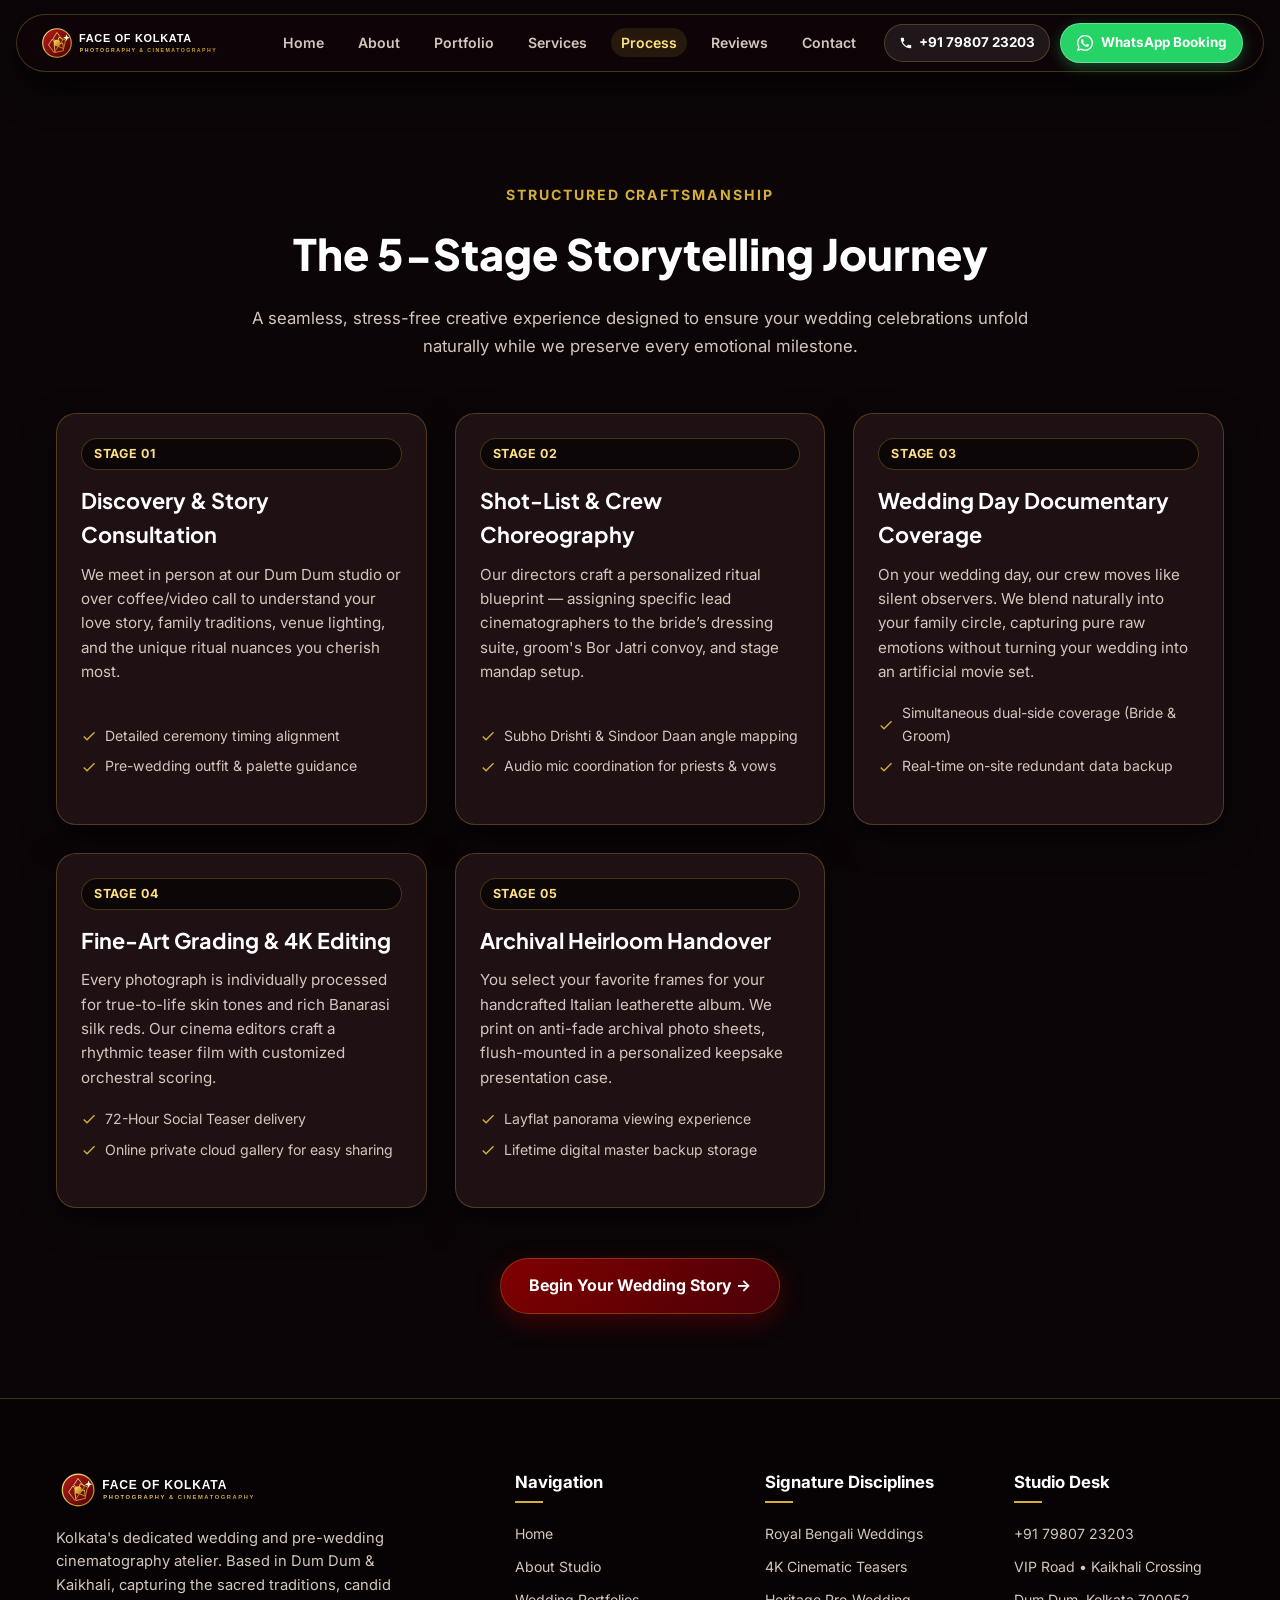
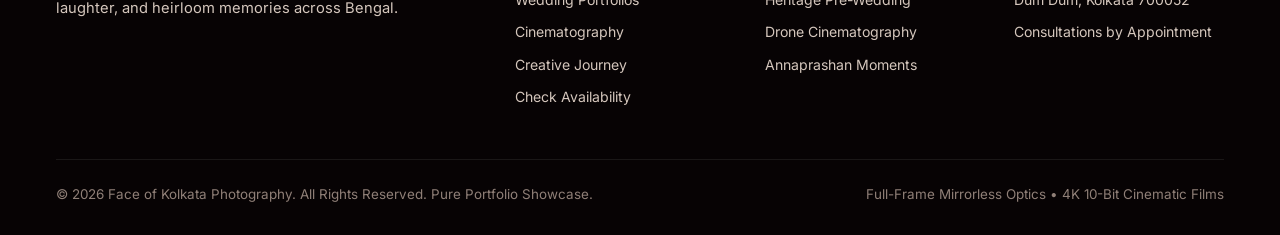
<file: process.html>
<!DOCTYPE html>
<html lang="en">
<head>
  <meta charset="UTF-8">
  <meta name="viewport" content="width=device-width, initial-scale=1.0">
  <title>Our Creative Journey &amp; Process | Face of Kolkata Photography</title>
  <meta name="description" content="Discover our seamless 5-stage wedding cinematography process from pre-wedding discovery to handcrafted heirloom album delivery. Face of Kolkata Photography.">
  <link rel="icon" type="image/svg+xml" href="assets/images/favicon.svg">
  <link rel="icon" type="image/png" sizes="32x32" href="assets/images/favicon-32x32.png">
  <link rel="apple-touch-icon" href="assets/images/apple-touch-icon.png">
  <link rel="preconnect" href="https://fonts.googleapis.com">
  <link rel="preconnect" href="https://fonts.gstatic.com" crossorigin>
  <link href="https://fonts.googleapis.com/css2?family=Plus+Jakarta+Sans:wght@500;600;700;800&family=Inter:wght@400;500;600;700&display=swap" rel="stylesheet">
  <link rel="stylesheet" href="style.css">
</head>
<body>

  <!-- TheDivine Floating Pill Navbar -->
  <header class="nav-header-wrapper">
    <nav class="the-divine-nav" aria-label="Main Navigation">
      <a href="index.html" class="nav-brand">
        <img src="assets/images/logo.svg" alt="Face of Kolkata Photography Logo">
      </a>
      <ul class="nav-links">
        <li><a href="index.html" class="nav-link">Home</a></li>
        <li><a href="about.html" class="nav-link">About</a></li>
        <li><a href="portfolio.html" class="nav-link">Portfolio</a></li>
        <li><a href="services.html" class="nav-link">Services</a></li>
        <li><a href="process.html" class="nav-link active">Process</a></li>
        <li><a href="reviews.html" class="nav-link">Reviews</a></li>
        <li><a href="contact.html" class="nav-link">Contact</a></li>
      </ul>
      <div class="nav-actions">
        <a href="tel:+917980723203" class="btn-nav-call" title="Call Face of Kolkata Studio">
          <svg width="14" height="14" viewBox="0 0 24 24" fill="currentColor"><path d="M20 15.5c-1.2 0-2.4-.2-3.6-.6-.3-.1-.7 0-1 .2l-2.2 2.2c-2.8-1.4-5.1-3.8-6.6-6.6l2.2-2.2c.3-.3.4-.7.2-1-.4-1.1-.6-2.3-.6-3.5 0-.6-.4-1-1-1H4c-.6 0-1 .4-1 1 0 9.4 7.6 17 17 17 .6 0 1-.4 1-1v-3.5c0-.6-.4-1-1-1z"/></svg>
          +91 79807 23203
        </a>
        <a href="https://wa.me/917980723203?text=Hello%20Face%20of%20Kolkata%20Photography!%20I%20would%20like%20to%20learn%20about%20your%20creative%20process." target="_blank" rel="noopener noreferrer" class="btn-nav-wa" title="WhatsApp Studio Desk">
          <svg class="wa-icon-white" viewBox="0 0 24 24"><path d="M.057 24l1.687-6.163c-1.041-1.804-1.588-3.849-1.587-5.946.003-6.556 5.338-11.891 11.893-11.891 3.181.001 6.167 1.24 8.413 3.488 2.245 2.248 3.481 5.236 3.48 8.414-.003 6.557-5.338 11.892-11.893 11.892-1.99-.001-3.951-.5-5.688-1.448l-6.305 1.654zm6.597-3.807c1.676.995 3.276 1.591 5.392 1.592 5.448 0 9.886-4.434 9.889-9.885.002-5.462-4.415-9.89-9.881-9.892-5.452 0-9.887 4.434-9.889 9.884-.001 2.225.651 3.891 1.746 5.634l-.999 3.648 3.742-.981zm11.387-5.464c-.074-.124-.272-.198-.57-.347-.297-.149-1.758-.868-2.031-.967-.272-.099-.47-.149-.669.149-.198.297-.768.967-.941 1.165-.173.198-.347.223-.644.074-.297-.149-1.255-.462-2.39-1.475-.883-.788-1.48-1.761-1.653-2.059-.173-.297-.018-.458.13-.606.134-.133.297-.347.446-.521.151-.172.2-.296.3-.495.099-.198.05-.372-.025-.521-.075-.148-.669-1.611-.916-2.206-.242-.579-.487-.501-.669-.51l-.57-.01c-.198 0-.52.074-.792.372s-1.04 1.016-1.04 2.479 1.065 2.876 1.213 3.074c.149.198 2.095 3.2 5.076 4.487.709.306 1.263.489 1.694.626.712.226 1.36.194 1.872.118.571-.085 1.758-.719 2.006-1.413.248-.695.248-1.29.173-1.414z"/></svg>
          WhatsApp Booking
        </a>
        <button class="mobile-nav-toggle" aria-label="Toggle navigation">
          <svg width="24" height="24" viewBox="0 0 24 24" stroke="currentColor" stroke-width="2" fill="none"><path d="M4 6h16M4 12h16M4 18h16"/></svg>
        </button>
      </div>
    </nav>
  </header>

  <!-- Mobile Drawer -->
  <div class="mobile-nav-drawer">
    <a href="index.html" class="nav-link">Home</a>
    <a href="about.html" class="nav-link">About</a>
    <a href="portfolio.html" class="nav-link">Portfolio</a>
    <a href="services.html" class="nav-link">Services</a>
    <a href="process.html" class="nav-link active">Process</a>
    <a href="reviews.html" class="nav-link">Reviews</a>
    <a href="contact.html" class="nav-link">Contact</a>
  </div>

  <main style="padding-top: 100px;">
    <section class="section">
      <div class="container">
        <div class="section-header">
          <span class="section-subtitle">Structured Craftsmanship</span>
          <h1 class="section-title">The 5-Stage Storytelling Journey</h1>
          <p class="section-desc">
            A seamless, stress-free creative experience designed to ensure your wedding celebrations unfold naturally while we preserve every emotional milestone.
          </p>
        </div>

        <div class="portfolio-grid">
          <!-- Step 1 -->
          <div class="card-luxury">
            <div class="card-body">
              <span class="card-badge" style="position: static; display: inline-block; margin-bottom: 14px;">Stage 01</span>
              <h3 class="card-title">Discovery &amp; Story Consultation</h3>
              <p class="card-desc">
                We meet in person at our Dum Dum studio or over coffee/video call to understand your love story, family traditions, venue lighting, and the unique ritual nuances you cherish most.
              </p>
              <ul class="card-features">
                <li><svg viewBox="0 0 24 24"><path d="M9 16.17L4.83 12l-1.42 1.41L9 19 21 7l-1.41-1.41z"/></svg> Detailed ceremony timing alignment</li>
                <li><svg viewBox="0 0 24 24"><path d="M9 16.17L4.83 12l-1.42 1.41L9 19 21 7l-1.41-1.41z"/></svg> Pre-wedding outfit &amp; palette guidance</li>
              </ul>
            </div>
          </div>

          <!-- Step 2 -->
          <div class="card-luxury">
            <div class="card-body">
              <span class="card-badge" style="position: static; display: inline-block; margin-bottom: 14px;">Stage 02</span>
              <h3 class="card-title">Shot-List &amp; Crew Choreography</h3>
              <p class="card-desc">
                Our directors craft a personalized ritual blueprint — assigning specific lead cinematographers to the bride’s dressing suite, groom's Bor Jatri convoy, and stage mandap setup.
              </p>
              <ul class="card-features">
                <li><svg viewBox="0 0 24 24"><path d="M9 16.17L4.83 12l-1.42 1.41L9 19 21 7l-1.41-1.41z"/></svg> Subho Drishti &amp; Sindoor Daan angle mapping</li>
                <li><svg viewBox="0 0 24 24"><path d="M9 16.17L4.83 12l-1.42 1.41L9 19 21 7l-1.41-1.41z"/></svg> Audio mic coordination for priests &amp; vows</li>
              </ul>
            </div>
          </div>

          <!-- Step 3 -->
          <div class="card-luxury">
            <div class="card-body">
              <span class="card-badge" style="position: static; display: inline-block; margin-bottom: 14px;">Stage 03</span>
              <h3 class="card-title">Wedding Day Documentary Coverage</h3>
              <p class="card-desc">
                On your wedding day, our crew moves like silent observers. We blend naturally into your family circle, capturing pure raw emotions without turning your wedding into an artificial movie set.
              </p>
              <ul class="card-features">
                <li><svg viewBox="0 0 24 24"><path d="M9 16.17L4.83 12l-1.42 1.41L9 19 21 7l-1.41-1.41z"/></svg> Simultaneous dual-side coverage (Bride &amp; Groom)</li>
                <li><svg viewBox="0 0 24 24"><path d="M9 16.17L4.83 12l-1.42 1.41L9 19 21 7l-1.41-1.41z"/></svg> Real-time on-site redundant data backup</li>
              </ul>
            </div>
          </div>

          <!-- Step 4 -->
          <div class="card-luxury">
            <div class="card-body">
              <span class="card-badge" style="position: static; display: inline-block; margin-bottom: 14px;">Stage 04</span>
              <h3 class="card-title">Fine-Art Grading &amp; 4K Editing</h3>
              <p class="card-desc">
                Every photograph is individually processed for true-to-life skin tones and rich Banarasi silk reds. Our cinema editors craft a rhythmic teaser film with customized orchestral scoring.
              </p>
              <ul class="card-features">
                <li><svg viewBox="0 0 24 24"><path d="M9 16.17L4.83 12l-1.42 1.41L9 19 21 7l-1.41-1.41z"/></svg> 72-Hour Social Teaser delivery</li>
                <li><svg viewBox="0 0 24 24"><path d="M9 16.17L4.83 12l-1.42 1.41L9 19 21 7l-1.41-1.41z"/></svg> Online private cloud gallery for easy sharing</li>
              </ul>
            </div>
          </div>

          <!-- Step 5 -->
          <div class="card-luxury">
            <div class="card-body">
              <span class="card-badge" style="position: static; display: inline-block; margin-bottom: 14px;">Stage 05</span>
              <h3 class="card-title">Archival Heirloom Handover</h3>
              <p class="card-desc">
                You select your favorite frames for your handcrafted Italian leatherette album. We print on anti-fade archival photo sheets, flush-mounted in a personalized keepsake presentation case.
              </p>
              <ul class="card-features">
                <li><svg viewBox="0 0 24 24"><path d="M9 16.17L4.83 12l-1.42 1.41L9 19 21 7l-1.41-1.41z"/></svg> Layflat panorama viewing experience</li>
                <li><svg viewBox="0 0 24 24"><path d="M9 16.17L4.83 12l-1.42 1.41L9 19 21 7l-1.41-1.41z"/></svg> Lifetime digital master backup storage</li>
              </ul>
            </div>
          </div>
        </div>

        <div style="text-align: center; margin-top: 50px;">
          <a href="contact.html" class="btn-primary" style="display: inline-flex;">Begin Your Wedding Story &rarr;</a>
        </div>
      </div>
    </section>
  </main>

  <!-- Footer -->
  <footer class="site-footer">
    <div class="container">
      <div class="footer-grid">
        <div class="footer-brand">
          <img src="assets/images/logo.svg" alt="Face of Kolkata Photography" style="height: 42px;">
          <p>
            Kolkata's dedicated wedding and pre-wedding cinematography atelier. Based in Dum Dum &amp; Kaikhali, capturing the sacred traditions, candid laughter, and heirloom memories across Bengal.
          </p>
        </div>
        <div class="footer-col">
          <h4>Navigation</h4>
          <ul>
            <li><a href="index.html">Home</a></li>
            <li><a href="about.html">About Studio</a></li>
            <li><a href="portfolio.html">Wedding Portfolios</a></li>
            <li><a href="services.html">Cinematography</a></li>
            <li><a href="process.html">Creative Journey</a></li>
            <li><a href="contact.html">Check Availability</a></li>
          </ul>
        </div>
        <div class="footer-col">
          <h4>Signature Disciplines</h4>
          <ul>
            <li><a href="services.html">Royal Bengali Weddings</a></li>
            <li><a href="services.html">4K Cinematic Teasers</a></li>
            <li><a href="services.html">Heritage Pre-Wedding</a></li>
            <li><a href="services.html">Drone Cinematography</a></li>
            <li><a href="services.html">Annaprashan Moments</a></li>
          </ul>
        </div>
        <div class="footer-col">
          <h4>Studio Desk</h4>
          <ul>
            <li><a href="tel:+917980723203">+91 79807 23203</a></li>
            <li>VIP Road &bull; Kaikhali Crossing</li>
            <li>Dum Dum, Kolkata 700052</li>
            <li>Consultations by Appointment</li>
          </ul>
        </div>
      </div>

      <div class="footer-bottom">
        <p>&copy; 2026 Face of Kolkata Photography. All Rights Reserved. Pure Portfolio Showcase.</p>
        <p>Full-Frame Mirrorless Optics &bull; 4K 10-Bit Cinematic Films</p>
      </div>
    </div>
  </footer>

  <script src="main.js"></script>
</body>
</html>
</file>
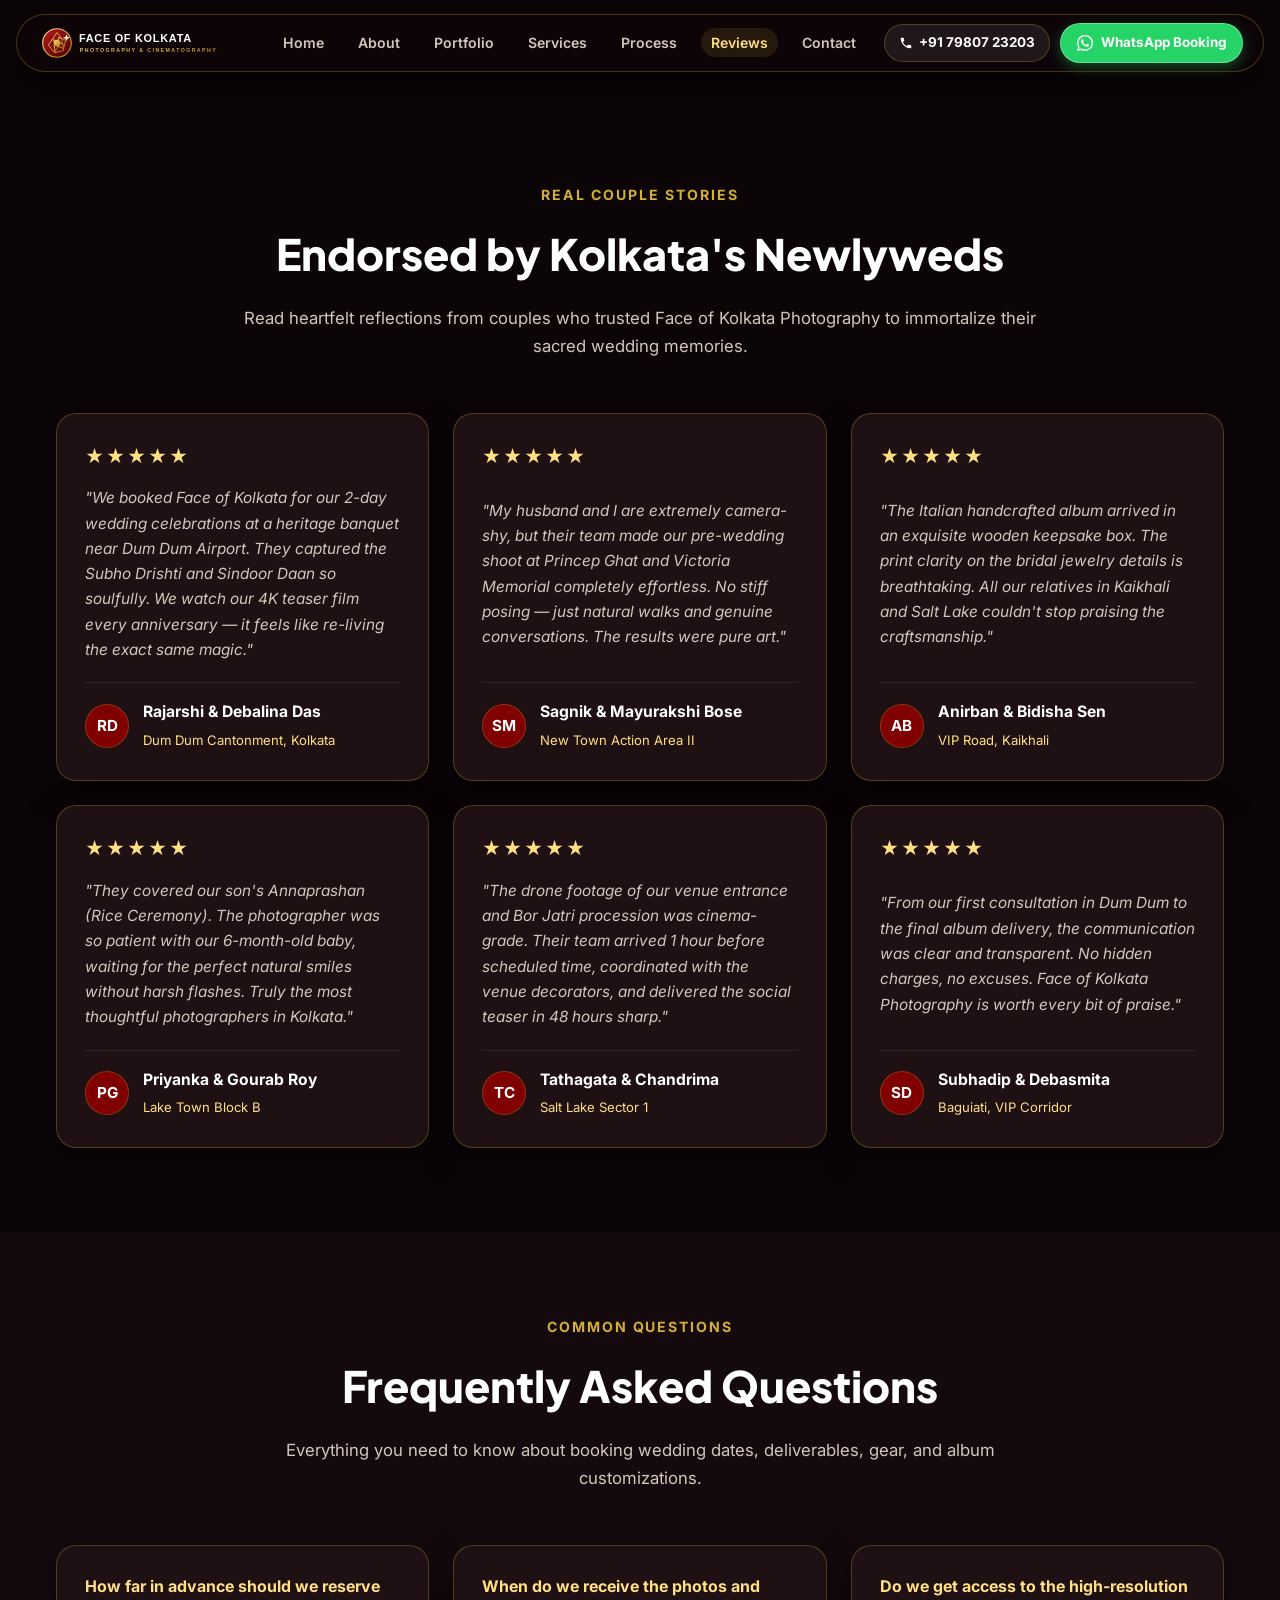
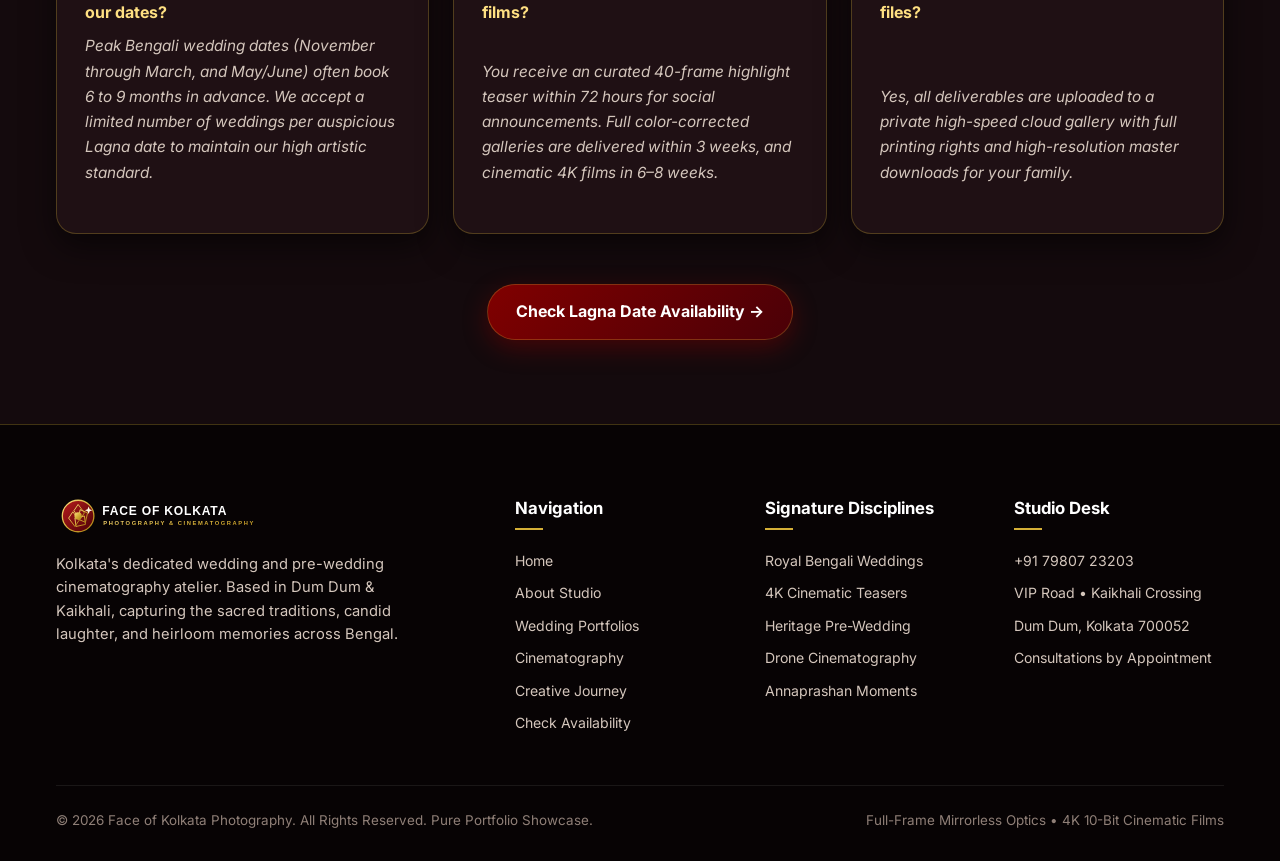
<file: reviews.html>
<!DOCTYPE html>
<html lang="en">
<head>
  <meta charset="UTF-8">
  <meta name="viewport" content="width=device-width, initial-scale=1.0">
  <title>Client Testimonials &amp; Reviews | Face of Kolkata Photography</title>
  <meta name="description" content="Read reviews and testimonials from newlyweds across Dum Dum, New Town, and Kolkata who chose Face of Kolkata Photography for royal wedding cinematography.">
  <link rel="icon" type="image/svg+xml" href="assets/images/favicon.svg">
  <link rel="icon" type="image/png" sizes="32x32" href="assets/images/favicon-32x32.png">
  <link rel="apple-touch-icon" href="assets/images/apple-touch-icon.png">
  <link rel="preconnect" href="https://fonts.googleapis.com">
  <link rel="preconnect" href="https://fonts.gstatic.com" crossorigin>
  <link href="https://fonts.googleapis.com/css2?family=Plus+Jakarta+Sans:wght@500;600;700;800&family=Inter:wght@400;500;600;700&display=swap" rel="stylesheet">
  <link rel="stylesheet" href="style.css">
</head>
<body>

  <!-- TheDivine Floating Pill Navbar -->
  <header class="nav-header-wrapper">
    <nav class="the-divine-nav" aria-label="Main Navigation">
      <a href="index.html" class="nav-brand">
        <img src="assets/images/logo.svg" alt="Face of Kolkata Photography Logo">
      </a>
      <ul class="nav-links">
        <li><a href="index.html" class="nav-link">Home</a></li>
        <li><a href="about.html" class="nav-link">About</a></li>
        <li><a href="portfolio.html" class="nav-link">Portfolio</a></li>
        <li><a href="services.html" class="nav-link">Services</a></li>
        <li><a href="process.html" class="nav-link">Process</a></li>
        <li><a href="reviews.html" class="nav-link active">Reviews</a></li>
        <li><a href="contact.html" class="nav-link">Contact</a></li>
      </ul>
      <div class="nav-actions">
        <a href="tel:+917980723203" class="btn-nav-call" title="Call Face of Kolkata Studio">
          <svg width="14" height="14" viewBox="0 0 24 24" fill="currentColor"><path d="M20 15.5c-1.2 0-2.4-.2-3.6-.6-.3-.1-.7 0-1 .2l-2.2 2.2c-2.8-1.4-5.1-3.8-6.6-6.6l2.2-2.2c.3-.3.4-.7.2-1-.4-1.1-.6-2.3-.6-3.5 0-.6-.4-1-1-1H4c-.6 0-1 .4-1 1 0 9.4 7.6 17 17 17 .6 0 1-.4 1-1v-3.5c0-.6-.4-1-1-1z"/></svg>
          +91 79807 23203
        </a>
        <a href="https://wa.me/917980723203?text=Hello%20Face%20of%20Kolkata%20Photography!%20I%20am%20reading%20your%20client%20reviews." target="_blank" rel="noopener noreferrer" class="btn-nav-wa" title="WhatsApp Studio Desk">
          <svg class="wa-icon-white" viewBox="0 0 24 24"><path d="M.057 24l1.687-6.163c-1.041-1.804-1.588-3.849-1.587-5.946.003-6.556 5.338-11.891 11.893-11.891 3.181.001 6.167 1.24 8.413 3.488 2.245 2.248 3.481 5.236 3.48 8.414-.003 6.557-5.338 11.892-11.893 11.892-1.99-.001-3.951-.5-5.688-1.448l-6.305 1.654zm6.597-3.807c1.676.995 3.276 1.591 5.392 1.592 5.448 0 9.886-4.434 9.889-9.885.002-5.462-4.415-9.89-9.881-9.892-5.452 0-9.887 4.434-9.889 9.884-.001 2.225.651 3.891 1.746 5.634l-.999 3.648 3.742-.981zm11.387-5.464c-.074-.124-.272-.198-.57-.347-.297-.149-1.758-.868-2.031-.967-.272-.099-.47-.149-.669.149-.198.297-.768.967-.941 1.165-.173.198-.347.223-.644.074-.297-.149-1.255-.462-2.39-1.475-.883-.788-1.48-1.761-1.653-2.059-.173-.297-.018-.458.13-.606.134-.133.297-.347.446-.521.151-.172.2-.296.3-.495.099-.198.05-.372-.025-.521-.075-.148-.669-1.611-.916-2.206-.242-.579-.487-.501-.669-.51l-.57-.01c-.198 0-.52.074-.792.372s-1.04 1.016-1.04 2.479 1.065 2.876 1.213 3.074c.149.198 2.095 3.2 5.076 4.487.709.306 1.263.489 1.694.626.712.226 1.36.194 1.872.118.571-.085 1.758-.719 2.006-1.413.248-.695.248-1.29.173-1.414z"/></svg>
          WhatsApp Booking
        </a>
        <button class="mobile-nav-toggle" aria-label="Toggle navigation">
          <svg width="24" height="24" viewBox="0 0 24 24" stroke="currentColor" stroke-width="2" fill="none"><path d="M4 6h16M4 12h16M4 18h16"/></svg>
        </button>
      </div>
    </nav>
  </header>

  <!-- Mobile Drawer -->
  <div class="mobile-nav-drawer">
    <a href="index.html" class="nav-link">Home</a>
    <a href="about.html" class="nav-link">About</a>
    <a href="portfolio.html" class="nav-link">Portfolio</a>
    <a href="services.html" class="nav-link">Services</a>
    <a href="process.html" class="nav-link">Process</a>
    <a href="reviews.html" class="nav-link active">Reviews</a>
    <a href="contact.html" class="nav-link">Contact</a>
  </div>

  <main style="padding-top: 100px;">
    <section class="section">
      <div class="container">
        <div class="section-header">
          <span class="section-subtitle">Real Couple Stories</span>
          <h1 class="section-title">Endorsed by Kolkata's Newlyweds</h1>
          <p class="section-desc">
            Read heartfelt reflections from couples who trusted Face of Kolkata Photography to immortalize their sacred wedding memories.
          </p>
        </div>

        <div class="reviews-grid">
          <!-- Review 1 -->
          <div class="review-card">
            <div class="review-stars">★★★★★</div>
            <p class="review-text">
              "We booked Face of Kolkata for our 2-day wedding celebrations at a heritage banquet near Dum Dum Airport. They captured the Subho Drishti and Sindoor Daan so soulfully. We watch our 4K teaser film every anniversary — it feels like re-living the exact same magic."
            </p>
            <div class="review-author">
              <div class="author-avatar">RD</div>
              <div class="author-meta">
                <h4>Rajarshi &amp; Debalina Das</h4>
                <span>Dum Dum Cantonment, Kolkata</span>
              </div>
            </div>
          </div>

          <!-- Review 2 -->
          <div class="review-card">
            <div class="review-stars">★★★★★</div>
            <p class="review-text">
              "My husband and I are extremely camera-shy, but their team made our pre-wedding shoot at Princep Ghat and Victoria Memorial completely effortless. No stiff posing — just natural walks and genuine conversations. The results were pure art."
            </p>
            <div class="review-author">
              <div class="author-avatar">SM</div>
              <div class="author-meta">
                <h4>Sagnik &amp; Mayurakshi Bose</h4>
                <span>New Town Action Area II</span>
              </div>
            </div>
          </div>

          <!-- Review 3 -->
          <div class="review-card">
            <div class="review-stars">★★★★★</div>
            <p class="review-text">
              "The Italian handcrafted album arrived in an exquisite wooden keepsake box. The print clarity on the bridal jewelry details is breathtaking. All our relatives in Kaikhali and Salt Lake couldn't stop praising the craftsmanship."
            </p>
            <div class="review-author">
              <div class="author-avatar">AB</div>
              <div class="author-meta">
                <h4>Anirban &amp; Bidisha Sen</h4>
                <span>VIP Road, Kaikhali</span>
              </div>
            </div>
          </div>

          <!-- Review 4 -->
          <div class="review-card">
            <div class="review-stars">★★★★★</div>
            <p class="review-text">
              "They covered our son's Annaprashan (Rice Ceremony). The photographer was so patient with our 6-month-old baby, waiting for the perfect natural smiles without harsh flashes. Truly the most thoughtful photographers in Kolkata."
            </p>
            <div class="review-author">
              <div class="author-avatar">PG</div>
              <div class="author-meta">
                <h4>Priyanka &amp; Gourab Roy</h4>
                <span>Lake Town Block B</span>
              </div>
            </div>
          </div>

          <!-- Review 5 -->
          <div class="review-card">
            <div class="review-stars">★★★★★</div>
            <p class="review-text">
              "The drone footage of our venue entrance and Bor Jatri procession was cinema-grade. Their team arrived 1 hour before scheduled time, coordinated with the venue decorators, and delivered the social teaser in 48 hours sharp."
            </p>
            <div class="review-author">
              <div class="author-avatar">TC</div>
              <div class="author-meta">
                <h4>Tathagata &amp; Chandrima</h4>
                <span>Salt Lake Sector 1</span>
              </div>
            </div>
          </div>

          <!-- Review 6 -->
          <div class="review-card">
            <div class="review-stars">★★★★★</div>
            <p class="review-text">
              "From our first consultation in Dum Dum to the final album delivery, the communication was clear and transparent. No hidden charges, no excuses. Face of Kolkata Photography is worth every bit of praise."
            </p>
            <div class="review-author">
              <div class="author-avatar">SD</div>
              <div class="author-meta">
                <h4>Subhadip &amp; Debasmita</h4>
                <span>Baguiati, VIP Corridor</span>
              </div>
            </div>
          </div>
        </div>
      </div>
    </section>

    <!-- FAQ Section -->
    <section class="section section-alt">
      <div class="container">
        <div class="section-header">
          <span class="section-subtitle">Common Questions</span>
          <h2 class="section-title">Frequently Asked Questions</h2>
          <p class="section-desc">
            Everything you need to know about booking wedding dates, deliverables, gear, and album customizations.
          </p>
        </div>

        <div class="reviews-grid" style="grid-template-columns: repeat(auto-fit, minmax(320px, 1fr));">
          <div class="review-card">
            <h4 style="font-weight: 700; color: var(--accent-gold-light); margin-bottom: 8px;">How far in advance should we reserve our dates?</h4>
            <p class="review-text">
              Peak Bengali wedding dates (November through March, and May/June) often book 6 to 9 months in advance. We accept a limited number of weddings per auspicious Lagna date to maintain our high artistic standard.
            </p>
          </div>

          <div class="review-card">
            <h4 style="font-weight: 700; color: var(--accent-gold-light); margin-bottom: 8px;">When do we receive the photos and films?</h4>
            <p class="review-text">
              You receive an curated 40-frame highlight teaser within 72 hours for social announcements. Full color-corrected galleries are delivered within 3 weeks, and cinematic 4K films in 6–8 weeks.
            </p>
          </div>

          <div class="review-card">
            <h4 style="font-weight: 700; color: var(--accent-gold-light); margin-bottom: 8px;">Do we get access to the high-resolution files?</h4>
            <p class="review-text">
              Yes, all deliverables are uploaded to a private high-speed cloud gallery with full printing rights and high-resolution master downloads for your family.
            </p>
          </div>
        </div>

        <div style="text-align: center; margin-top: 50px;">
          <a href="contact.html" class="btn-primary" style="display: inline-flex;">Check Lagna Date Availability &rarr;</a>
        </div>
      </div>
    </section>
  </main>

  <!-- Footer -->
  <footer class="site-footer">
    <div class="container">
      <div class="footer-grid">
        <div class="footer-brand">
          <img src="assets/images/logo.svg" alt="Face of Kolkata Photography" style="height: 42px;">
          <p>
            Kolkata's dedicated wedding and pre-wedding cinematography atelier. Based in Dum Dum &amp; Kaikhali, capturing the sacred traditions, candid laughter, and heirloom memories across Bengal.
          </p>
        </div>
        <div class="footer-col">
          <h4>Navigation</h4>
          <ul>
            <li><a href="index.html">Home</a></li>
            <li><a href="about.html">About Studio</a></li>
            <li><a href="portfolio.html">Wedding Portfolios</a></li>
            <li><a href="services.html">Cinematography</a></li>
            <li><a href="process.html">Creative Journey</a></li>
            <li><a href="contact.html">Check Availability</a></li>
          </ul>
        </div>
        <div class="footer-col">
          <h4>Signature Disciplines</h4>
          <ul>
            <li><a href="services.html">Royal Bengali Weddings</a></li>
            <li><a href="services.html">4K Cinematic Teasers</a></li>
            <li><a href="services.html">Heritage Pre-Wedding</a></li>
            <li><a href="services.html">Drone Cinematography</a></li>
            <li><a href="services.html">Annaprashan Moments</a></li>
          </ul>
        </div>
        <div class="footer-col">
          <h4>Studio Desk</h4>
          <ul>
            <li><a href="tel:+917980723203">+91 79807 23203</a></li>
            <li>VIP Road &bull; Kaikhali Crossing</li>
            <li>Dum Dum, Kolkata 700052</li>
            <li>Consultations by Appointment</li>
          </ul>
        </div>
      </div>

      <div class="footer-bottom">
        <p>&copy; 2026 Face of Kolkata Photography. All Rights Reserved. Pure Portfolio Showcase.</p>
        <p>Full-Frame Mirrorless Optics &bull; 4K 10-Bit Cinematic Films</p>
      </div>
    </div>
  </footer>

  <script src="main.js"></script>
</body>
</html>
</file>
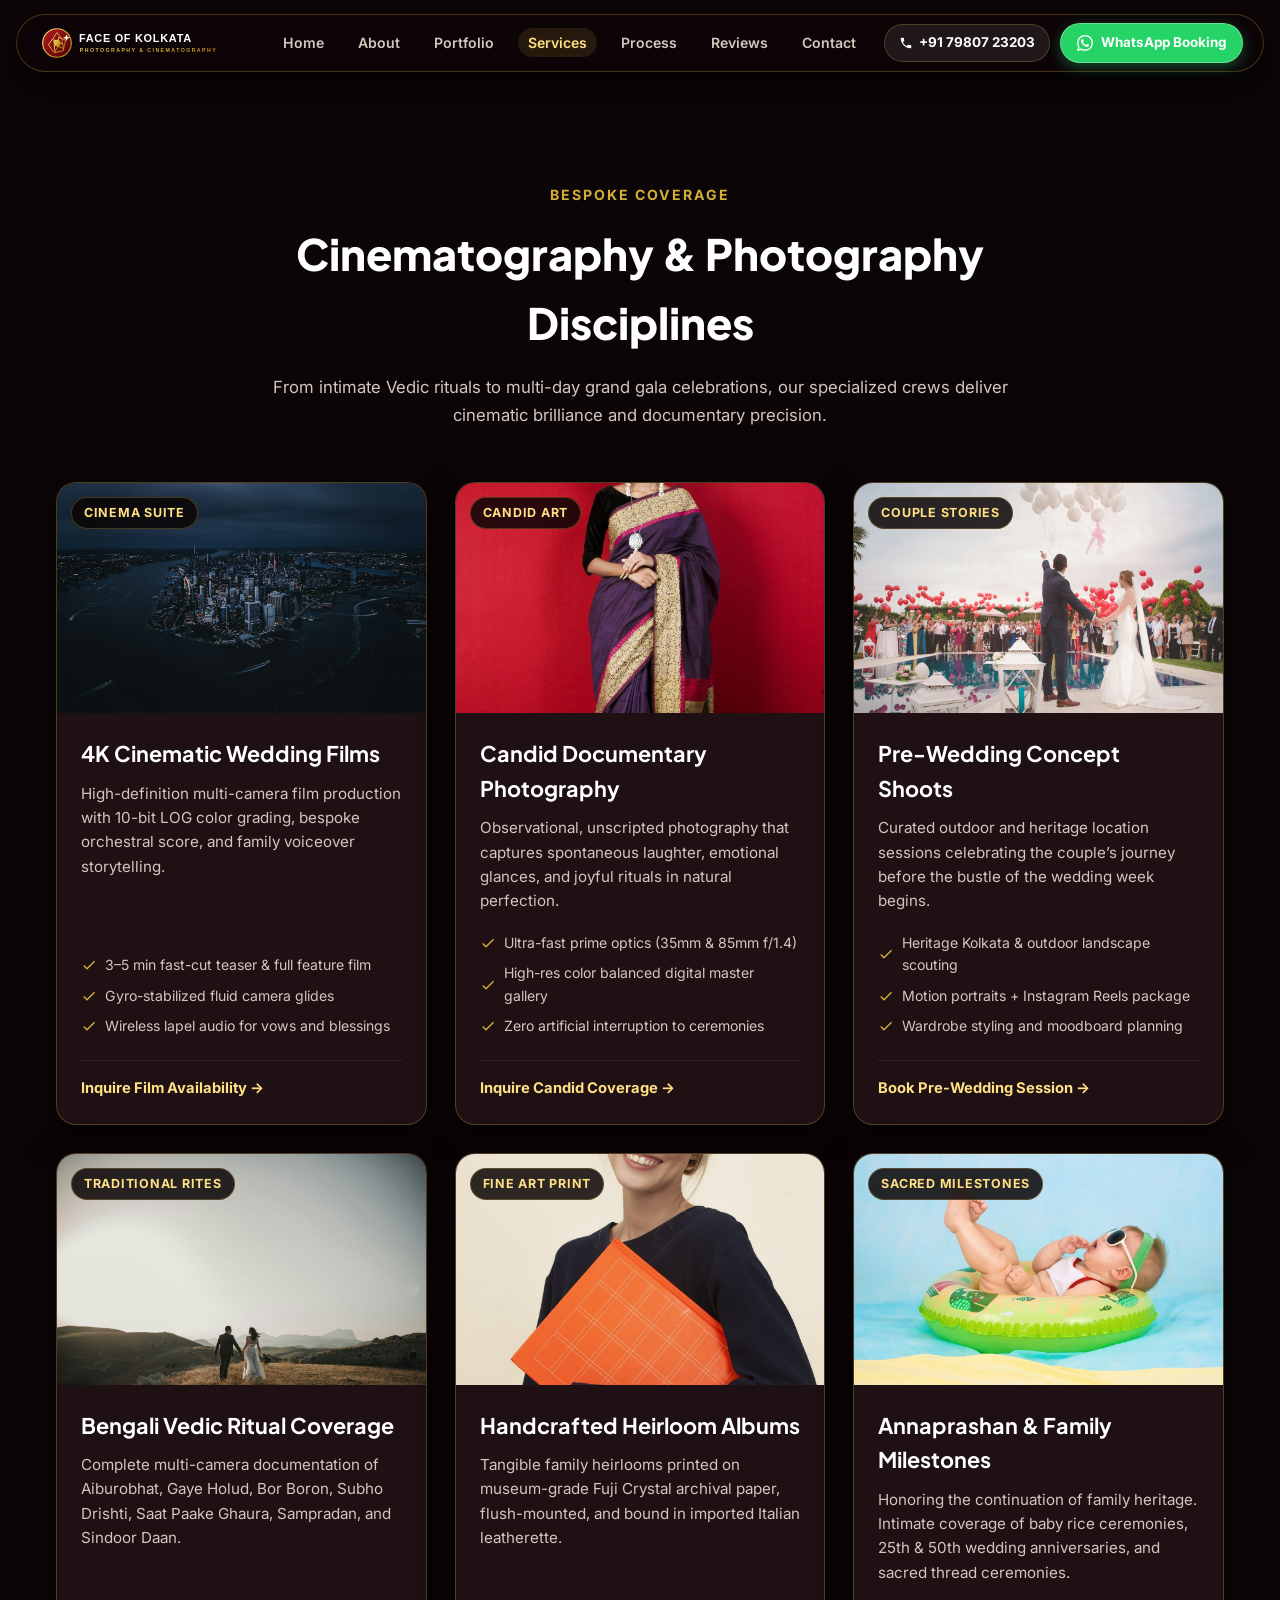
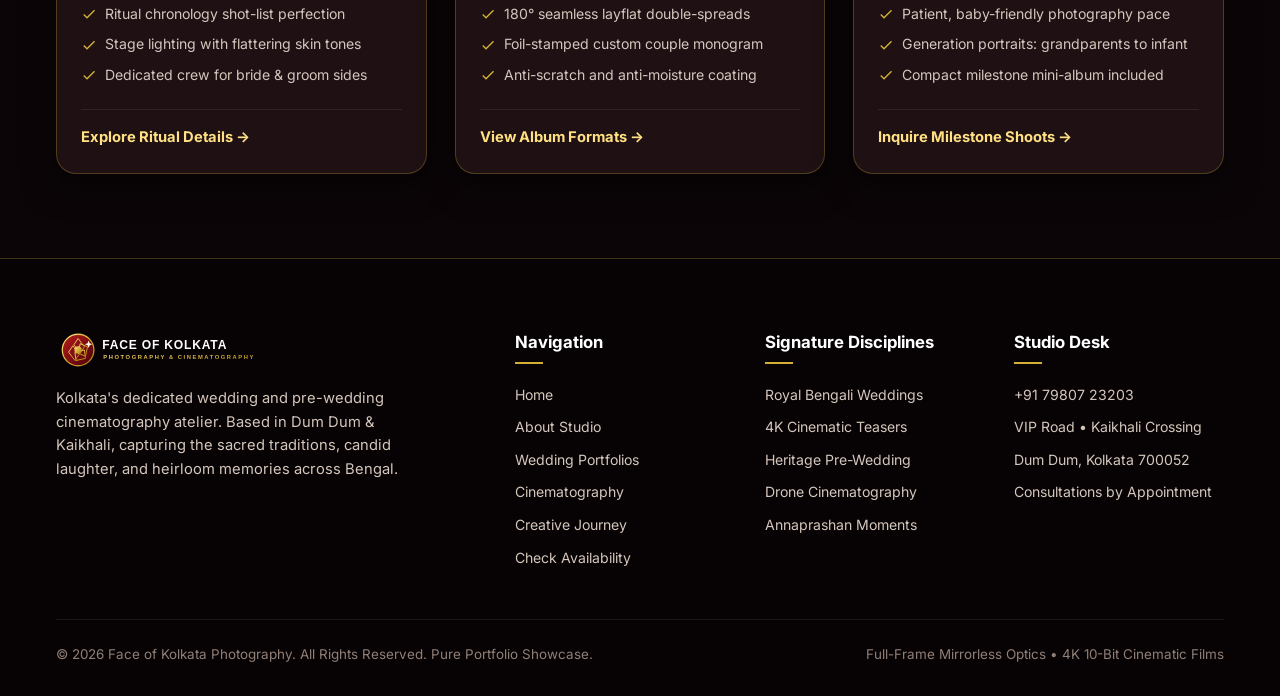
<file: services.html>
<!DOCTYPE html>
<html lang="en">
<head>
  <meta charset="UTF-8">
  <meta name="viewport" content="width=device-width, initial-scale=1.0">
  <title>Wedding Photography &amp; Cinematography Services | Face of Kolkata</title>
  <meta name="description" content="Explore bespoke wedding cinematography, candid documentary coverage, pre-wedding films, and archival albums crafted by Face of Kolkata Photography in Dum Dum.">
  <link rel="icon" type="image/svg+xml" href="assets/images/favicon.svg">
  <link rel="icon" type="image/png" sizes="32x32" href="assets/images/favicon-32x32.png">
  <link rel="apple-touch-icon" href="assets/images/apple-touch-icon.png">
  <link rel="preconnect" href="https://fonts.googleapis.com">
  <link rel="preconnect" href="https://fonts.gstatic.com" crossorigin>
  <link href="https://fonts.googleapis.com/css2?family=Plus+Jakarta+Sans:wght@500;600;700;800&family=Inter:wght@400;500;600;700&display=swap" rel="stylesheet">
  <link rel="stylesheet" href="style.css">
</head>
<body>

  <!-- TheDivine Floating Pill Navbar -->
  <header class="nav-header-wrapper">
    <nav class="the-divine-nav" aria-label="Main Navigation">
      <a href="index.html" class="nav-brand">
        <img src="assets/images/logo.svg" alt="Face of Kolkata Photography Logo">
      </a>
      <ul class="nav-links">
        <li><a href="index.html" class="nav-link">Home</a></li>
        <li><a href="about.html" class="nav-link">About</a></li>
        <li><a href="portfolio.html" class="nav-link">Portfolio</a></li>
        <li><a href="services.html" class="nav-link active">Services</a></li>
        <li><a href="process.html" class="nav-link">Process</a></li>
        <li><a href="reviews.html" class="nav-link">Reviews</a></li>
        <li><a href="contact.html" class="nav-link">Contact</a></li>
      </ul>
      <div class="nav-actions">
        <a href="tel:+917980723203" class="btn-nav-call" title="Call Face of Kolkata Studio">
          <svg width="14" height="14" viewBox="0 0 24 24" fill="currentColor"><path d="M20 15.5c-1.2 0-2.4-.2-3.6-.6-.3-.1-.7 0-1 .2l-2.2 2.2c-2.8-1.4-5.1-3.8-6.6-6.6l2.2-2.2c.3-.3.4-.7.2-1-.4-1.1-.6-2.3-.6-3.5 0-.6-.4-1-1-1H4c-.6 0-1 .4-1 1 0 9.4 7.6 17 17 17 .6 0 1-.4 1-1v-3.5c0-.6-.4-1-1-1z"/></svg>
          +91 79807 23203
        </a>
        <a href="https://wa.me/917980723203?text=Hello%20Face%20of%20Kolkata%20Photography!%20I%20would%20like%20to%20learn%20more%20about%20your%20services." target="_blank" rel="noopener noreferrer" class="btn-nav-wa" title="WhatsApp Studio Desk">
          <svg class="wa-icon-white" viewBox="0 0 24 24"><path d="M.057 24l1.687-6.163c-1.041-1.804-1.588-3.849-1.587-5.946.003-6.556 5.338-11.891 11.893-11.891 3.181.001 6.167 1.24 8.413 3.488 2.245 2.248 3.481 5.236 3.48 8.414-.003 6.557-5.338 11.892-11.893 11.892-1.99-.001-3.951-.5-5.688-1.448l-6.305 1.654zm6.597-3.807c1.676.995 3.276 1.591 5.392 1.592 5.448 0 9.886-4.434 9.889-9.885.002-5.462-4.415-9.89-9.881-9.892-5.452 0-9.887 4.434-9.889 9.884-.001 2.225.651 3.891 1.746 5.634l-.999 3.648 3.742-.981zm11.387-5.464c-.074-.124-.272-.198-.57-.347-.297-.149-1.758-.868-2.031-.967-.272-.099-.47-.149-.669.149-.198.297-.768.967-.941 1.165-.173.198-.347.223-.644.074-.297-.149-1.255-.462-2.39-1.475-.883-.788-1.48-1.761-1.653-2.059-.173-.297-.018-.458.13-.606.134-.133.297-.347.446-.521.151-.172.2-.296.3-.495.099-.198.05-.372-.025-.521-.075-.148-.669-1.611-.916-2.206-.242-.579-.487-.501-.669-.51l-.57-.01c-.198 0-.52.074-.792.372s-1.04 1.016-1.04 2.479 1.065 2.876 1.213 3.074c.149.198 2.095 3.2 5.076 4.487.709.306 1.263.489 1.694.626.712.226 1.36.194 1.872.118.571-.085 1.758-.719 2.006-1.413.248-.695.248-1.29.173-1.414z"/></svg>
          WhatsApp Booking
        </a>
        <button class="mobile-nav-toggle" aria-label="Toggle navigation">
          <svg width="24" height="24" viewBox="0 0 24 24" stroke="currentColor" stroke-width="2" fill="none"><path d="M4 6h16M4 12h16M4 18h16"/></svg>
        </button>
      </div>
    </nav>
  </header>

  <!-- Mobile Drawer -->
  <div class="mobile-nav-drawer">
    <a href="index.html" class="nav-link">Home</a>
    <a href="about.html" class="nav-link">About</a>
    <a href="portfolio.html" class="nav-link">Portfolio</a>
    <a href="services.html" class="nav-link active">Services</a>
    <a href="process.html" class="nav-link">Process</a>
    <a href="reviews.html" class="nav-link">Reviews</a>
    <a href="contact.html" class="nav-link">Contact</a>
  </div>

  <main style="padding-top: 100px;">
    <section class="section">
      <div class="container">
        <div class="section-header">
          <span class="section-subtitle">Bespoke Coverage</span>
          <h1 class="section-title">Cinematography &amp; Photography Disciplines</h1>
          <p class="section-desc">
            From intimate Vedic rituals to multi-day grand gala celebrations, our specialized crews deliver cinematic brilliance and documentary precision.
          </p>
        </div>

        <div class="portfolio-grid">
          <!-- Service 1 -->
          <div class="card-luxury">
            <div class="card-img-wrap">
              <img src="assets/images/drone-venue-cinematography.jpg" alt="4K Cinematic Wedding Films" loading="lazy">
              <span class="card-badge">Cinema Suite</span>
            </div>
            <div class="card-body">
              <h3 class="card-title">4K Cinematic Wedding Films</h3>
              <p class="card-desc">
                High-definition multi-camera film production with 10-bit LOG color grading, bespoke orchestral score, and family voiceover storytelling.
              </p>
              <ul class="card-features">
                <li><svg viewBox="0 0 24 24"><path d="M9 16.17L4.83 12l-1.42 1.41L9 19 21 7l-1.41-1.41z"/></svg> 3–5 min fast-cut teaser &amp; full feature film</li>
                <li><svg viewBox="0 0 24 24"><path d="M9 16.17L4.83 12l-1.42 1.41L9 19 21 7l-1.41-1.41z"/></svg> Gyro-stabilized fluid camera glides</li>
                <li><svg viewBox="0 0 24 24"><path d="M9 16.17L4.83 12l-1.42 1.41L9 19 21 7l-1.41-1.41z"/></svg> Wireless lapel audio for vows and blessings</li>
              </ul>
              <a href="contact.html" class="card-cta">Inquire Film Availability &rarr;</a>
            </div>
          </div>

          <!-- Service 2 -->
          <div class="card-luxury">
            <div class="card-img-wrap">
              <img src="assets/images/bengali-bride-portrait.jpg" alt="Candid Documentary Photography" loading="lazy">
              <span class="card-badge">Candid Art</span>
            </div>
            <div class="card-body">
              <h3 class="card-title">Candid Documentary Photography</h3>
              <p class="card-desc">
                Observational, unscripted photography that captures spontaneous laughter, emotional glances, and joyful rituals in natural perfection.
              </p>
              <ul class="card-features">
                <li><svg viewBox="0 0 24 24"><path d="M9 16.17L4.83 12l-1.42 1.41L9 19 21 7l-1.41-1.41z"/></svg> Ultra-fast prime optics (35mm &amp; 85mm f/1.4)</li>
                <li><svg viewBox="0 0 24 24"><path d="M9 16.17L4.83 12l-1.42 1.41L9 19 21 7l-1.41-1.41z"/></svg> High-res color balanced digital master gallery</li>
                <li><svg viewBox="0 0 24 24"><path d="M9 16.17L4.83 12l-1.42 1.41L9 19 21 7l-1.41-1.41z"/></svg> Zero artificial interruption to ceremonies</li>
              </ul>
              <a href="contact.html" class="card-cta">Inquire Candid Coverage &rarr;</a>
            </div>
          </div>

          <!-- Service 3 -->
          <div class="card-luxury">
            <div class="card-img-wrap">
              <img src="assets/images/prewedding-heritage-shoot.jpg" alt="Pre-Wedding Concept Films" loading="lazy">
              <span class="card-badge">Couple Stories</span>
            </div>
            <div class="card-body">
              <h3 class="card-title">Pre-Wedding Concept Shoots</h3>
              <p class="card-desc">
                Curated outdoor and heritage location sessions celebrating the couple’s journey before the bustle of the wedding week begins.
              </p>
              <ul class="card-features">
                <li><svg viewBox="0 0 24 24"><path d="M9 16.17L4.83 12l-1.42 1.41L9 19 21 7l-1.41-1.41z"/></svg> Heritage Kolkata &amp; outdoor landscape scouting</li>
                <li><svg viewBox="0 0 24 24"><path d="M9 16.17L4.83 12l-1.42 1.41L9 19 21 7l-1.41-1.41z"/></svg> Motion portraits + Instagram Reels package</li>
                <li><svg viewBox="0 0 24 24"><path d="M9 16.17L4.83 12l-1.42 1.41L9 19 21 7l-1.41-1.41z"/></svg> Wardrobe styling and moodboard planning</li>
              </ul>
              <a href="contact.html" class="card-cta">Book Pre-Wedding Session &rarr;</a>
            </div>
          </div>

          <!-- Service 4 -->
          <div class="card-luxury">
            <div class="card-img-wrap">
              <img src="assets/images/sindoor-daan-ritual.jpg" alt="Vedic Ritual Documentation" loading="lazy">
              <span class="card-badge">Traditional Rites</span>
            </div>
            <div class="card-body">
              <h3 class="card-title">Bengali Vedic Ritual Coverage</h3>
              <p class="card-desc">
                Complete multi-camera documentation of Aiburobhat, Gaye Holud, Bor Boron, Subho Drishti, Saat Paake Ghaura, Sampradan, and Sindoor Daan.
              </p>
              <ul class="card-features">
                <li><svg viewBox="0 0 24 24"><path d="M9 16.17L4.83 12l-1.42 1.41L9 19 21 7l-1.41-1.41z"/></svg> Ritual chronology shot-list perfection</li>
                <li><svg viewBox="0 0 24 24"><path d="M9 16.17L4.83 12l-1.42 1.41L9 19 21 7l-1.41-1.41z"/></svg> Stage lighting with flattering skin tones</li>
                <li><svg viewBox="0 0 24 24"><path d="M9 16.17L4.83 12l-1.42 1.41L9 19 21 7l-1.41-1.41z"/></svg> Dedicated crew for bride &amp; groom sides</li>
              </ul>
              <a href="contact.html" class="card-cta">Explore Ritual Details &rarr;</a>
            </div>
          </div>

          <!-- Service 5 -->
          <div class="card-luxury">
            <div class="card-img-wrap">
              <img src="assets/images/heirloom-wedding-album.jpg" alt="Heirloom Albums" loading="lazy">
              <span class="card-badge">Fine Art Print</span>
            </div>
            <div class="card-body">
              <h3 class="card-title">Handcrafted Heirloom Albums</h3>
              <p class="card-desc">
                Tangible family heirlooms printed on museum-grade Fuji Crystal archival paper, flush-mounted, and bound in imported Italian leatherette.
              </p>
              <ul class="card-features">
                <li><svg viewBox="0 0 24 24"><path d="M9 16.17L4.83 12l-1.42 1.41L9 19 21 7l-1.41-1.41z"/></svg> 180° seamless layflat double-spreads</li>
                <li><svg viewBox="0 0 24 24"><path d="M9 16.17L4.83 12l-1.42 1.41L9 19 21 7l-1.41-1.41z"/></svg> Foil-stamped custom couple monogram</li>
                <li><svg viewBox="0 0 24 24"><path d="M9 16.17L4.83 12l-1.42 1.41L9 19 21 7l-1.41-1.41z"/></svg> Anti-scratch and anti-moisture coating</li>
              </ul>
              <a href="contact.html" class="card-cta">View Album Formats &rarr;</a>
            </div>
          </div>

          <!-- Service 6 -->
          <div class="card-luxury">
            <div class="card-img-wrap">
              <img src="assets/images/annaprashan-baby-milestone.jpg" alt="Annaprashan & Milestones" loading="lazy">
              <span class="card-badge">Sacred Milestones</span>
            </div>
            <div class="card-body">
              <h3 class="card-title">Annaprashan &amp; Family Milestones</h3>
              <p class="card-desc">
                Honoring the continuation of family heritage. Intimate coverage of baby rice ceremonies, 25th &amp; 50th wedding anniversaries, and sacred thread ceremonies.
              </p>
              <ul class="card-features">
                <li><svg viewBox="0 0 24 24"><path d="M9 16.17L4.83 12l-1.42 1.41L9 19 21 7l-1.41-1.41z"/></svg> Patient, baby-friendly photography pace</li>
                <li><svg viewBox="0 0 24 24"><path d="M9 16.17L4.83 12l-1.42 1.41L9 19 21 7l-1.41-1.41z"/></svg> Generation portraits: grandparents to infant</li>
                <li><svg viewBox="0 0 24 24"><path d="M9 16.17L4.83 12l-1.42 1.41L9 19 21 7l-1.41-1.41z"/></svg> Compact milestone mini-album included</li>
              </ul>
              <a href="contact.html" class="card-cta">Inquire Milestone Shoots &rarr;</a>
            </div>
          </div>
        </div>
      </div>
    </section>
  </main>

  <!-- Footer -->
  <footer class="site-footer">
    <div class="container">
      <div class="footer-grid">
        <div class="footer-brand">
          <img src="assets/images/logo.svg" alt="Face of Kolkata Photography" style="height: 42px;">
          <p>
            Kolkata's dedicated wedding and pre-wedding cinematography atelier. Based in Dum Dum &amp; Kaikhali, capturing the sacred traditions, candid laughter, and heirloom memories across Bengal.
          </p>
        </div>
        <div class="footer-col">
          <h4>Navigation</h4>
          <ul>
            <li><a href="index.html">Home</a></li>
            <li><a href="about.html">About Studio</a></li>
            <li><a href="portfolio.html">Wedding Portfolios</a></li>
            <li><a href="services.html">Cinematography</a></li>
            <li><a href="process.html">Creative Journey</a></li>
            <li><a href="contact.html">Check Availability</a></li>
          </ul>
        </div>
        <div class="footer-col">
          <h4>Signature Disciplines</h4>
          <ul>
            <li><a href="services.html">Royal Bengali Weddings</a></li>
            <li><a href="services.html">4K Cinematic Teasers</a></li>
            <li><a href="services.html">Heritage Pre-Wedding</a></li>
            <li><a href="services.html">Drone Cinematography</a></li>
            <li><a href="services.html">Annaprashan Moments</a></li>
          </ul>
        </div>
        <div class="footer-col">
          <h4>Studio Desk</h4>
          <ul>
            <li><a href="tel:+917980723203">+91 79807 23203</a></li>
            <li>VIP Road &bull; Kaikhali Crossing</li>
            <li>Dum Dum, Kolkata 700052</li>
            <li>Consultations by Appointment</li>
          </ul>
        </div>
      </div>

      <div class="footer-bottom">
        <p>&copy; 2026 Face of Kolkata Photography. All Rights Reserved. Pure Portfolio Showcase.</p>
        <p>Full-Frame Mirrorless Optics &bull; 4K 10-Bit Cinematic Films</p>
      </div>
    </div>
  </footer>

  <script src="main.js"></script>
</body>
</html>
</file>
<file: style.css>
/* ==========================================================================
   Face of Kolkata Photography — Luxury Wedding & Cinematography Stylesheet
   Palette: Royal Crimson (#660000, #800000, #9A1122), Champagne Gold (#D4AF37, #FFE082), Deep Obsidian (#0B0507, #130B0E)
   Strictly Zero Horizontal Mobile Overflow (360px, 375px, 390px)
   ========================================================================== */

:root {
  --bg-primary: #0B0507;
  --bg-surface: #140A0D;
  --bg-surface-elevated: #1F1014;
  --crimson-primary: #800000;
  --crimson-dark: #4A0007;
  --crimson-light: #A51D2D;
  --accent-gold: #D4AF37;
  --accent-gold-light: #FFE082;
  --accent-gold-dark: #996515;
  --text-primary: #FFF9F2;
  --text-secondary: #D4C6BC;
  --text-muted: #8F7F77;
  --border-gold: rgba(212, 175, 55, 0.28);
  --border-gold-strong: rgba(212, 175, 55, 0.6);
  --border-subtle: rgba(255, 249, 242, 0.08);
  --font-heading: 'Plus Jakarta Sans', -apple-system, sans-serif;
  --font-body: 'Inter', -apple-system, sans-serif;
  --shadow-card: 0 12px 32px rgba(0, 0, 0, 0.55);
  --shadow-gold: 0 8px 24px rgba(212, 175, 55, 0.22);
  --radius-sm: 8px;
  --radius-md: 14px;
  --radius-lg: 20px;
  --radius-full: 9999px;
  --transition: all 0.3s cubic-bezier(0.16, 1, 0.3, 1);
}

*, *::before, *::after {
  box-sizing: border-box;
  margin: 0;
  padding: 0;
}

html {
  font-size: 16px;
  scroll-behavior: smooth;
  -webkit-text-size-adjust: 100%;
}

body {
  background-color: var(--bg-primary);
  color: var(--text-primary);
  font-family: var(--font-body);
  line-height: 1.6;
  overflow-x: hidden;
  position: relative;
  min-height: 100vh;
}

img, video {
  max-width: 100%;
  height: auto;
  display: block;
}

a {
  color: inherit;
  text-decoration: none;
  transition: var(--transition);
}

ul {
  list-style: none;
}

/* =========================================
   TheDivine Floating Pill Navbar
   ========================================= */
.nav-header-wrapper {
  position: fixed;
  top: 14px;
  left: 0;
  width: 100%;
  display: flex;
  justify-content: center;
  z-index: 1000;
  pointer-events: none;
  padding: 0 14px;
}

.the-divine-nav {
  pointer-events: auto;
  display: flex;
  align-items: center;
  justify-content: space-between;
  gap: 16px;
  width: 100%;
  max-width: 1140px;
  background: rgba(15, 6, 9, 0.82);
  backdrop-filter: blur(16px);
  -webkit-backdrop-filter: blur(16px);
  border: 1px solid var(--border-gold);
  border-radius: var(--radius-full);
  padding: 8px 20px;
  box-shadow: 0 16px 36px rgba(0, 0, 0, 0.65);
}

.nav-brand {
  display: flex;
  align-items: center;
  flex-shrink: 0;
}

.nav-brand img {
  height: 38px;
  width: auto;
}

.nav-links {
  display: flex;
  align-items: center;
  gap: 18px;
  white-space: nowrap;
}

.nav-link {
  font-size: 0.88rem;
  font-weight: 600;
  color: var(--text-secondary);
  padding: 6px 10px;
  border-radius: var(--radius-full);
  transition: var(--transition);
}

.nav-link:hover, .nav-link.active {
  color: var(--accent-gold-light);
  background: rgba(212, 175, 55, 0.12);
}

.nav-actions {
  display: flex;
  align-items: center;
  gap: 10px;
  flex-shrink: 0;
}

.btn-nav-call {
  display: inline-flex;
  align-items: center;
  gap: 6px;
  font-size: 0.84rem;
  font-weight: 700;
  color: #FFFFFF;
  background: rgba(255, 255, 255, 0.08);
  border: 1px solid var(--border-gold);
  padding: 7px 14px;
  border-radius: var(--radius-full);
}

.btn-nav-call:hover {
  background: rgba(212, 175, 55, 0.2);
  color: var(--accent-gold-light);
}

.btn-nav-wa {
  display: inline-flex;
  align-items: center;
  gap: 8px;
  font-size: 0.84rem;
  font-weight: 700;
  color: #FFFFFF;
  background: #25D366;
  border: 1px solid rgba(255, 255, 255, 0.3);
  padding: 8px 16px;
  border-radius: var(--radius-full);
  box-shadow: 0 4px 14px rgba(37, 211, 102, 0.35);
}

.btn-nav-wa:hover {
  background: #20bd5a;
  transform: translateY(-1px);
}

.wa-icon-white {
  width: 16px;
  height: 16px;
  fill: #FFFFFF;
}

.mobile-nav-toggle {
  display: none;
  background: transparent;
  border: none;
  color: #FFFFFF;
  cursor: pointer;
  padding: 6px;
}

.mobile-nav-drawer {
  display: none;
  position: fixed;
  top: 76px;
  left: 14px;
  right: 14px;
  background: rgba(18, 7, 11, 0.96);
  backdrop-filter: blur(20px);
  border: 1px solid var(--border-gold);
  border-radius: var(--radius-lg);
  padding: 20px;
  flex-direction: column;
  gap: 12px;
  z-index: 999;
  box-shadow: 0 20px 40px rgba(0, 0, 0, 0.8);
}

.mobile-nav-drawer.open {
  display: flex;
}

.mobile-nav-drawer .nav-link {
  font-size: 1rem;
  padding: 10px 14px;
  text-align: center;
}

/* =========================================
   Hero Section & 16:9 Video
   ========================================= */
.hero-section {
  position: relative;
  min-height: 85vh;
  display: flex;
  align-items: center;
  justify-content: center;
  padding: 120px 20px 70px;
  overflow: hidden;
  text-align: center;
}

.hero-video-wrapper {
  position: absolute;
  top: 0;
  left: 0;
  width: 100%;
  height: 100%;
  overflow: hidden;
  z-index: 0;
}

.hero-video {
  width: 100%;
  height: 100%;
  object-fit: cover;
  object-position: center;
}

.hero-overlay {
  position: absolute;
  top: 0;
  left: 0;
  width: 100%;
  height: 100%;
  background: linear-gradient(
    180deg,
    rgba(11, 5, 7, 0.68) 0%,
    rgba(11, 5, 7, 0.88) 60%,
    rgba(11, 5, 7, 0.98) 100%
  );
  z-index: 1;
}

.hero-content {
  position: relative;
  z-index: 2;
  max-width: 920px;
  margin: 0 auto;
}

.hero-badge {
  display: inline-flex;
  align-items: center;
  gap: 8px;
  background: rgba(128, 0, 0, 0.45);
  border: 1px solid var(--border-gold);
  color: var(--accent-gold-light);
  font-size: 0.85rem;
  font-weight: 700;
  text-transform: uppercase;
  letter-spacing: 0.12em;
  padding: 6px 16px;
  border-radius: var(--radius-full);
  margin-bottom: 24px;
}

.hero-title {
  font-family: var(--font-heading);
  font-size: clamp(2rem, 5vw, 3.8rem);
  font-weight: 800;
  line-height: 1.15;
  color: #FFFFFF;
  margin-bottom: 20px;
}

.typewriter-text {
  background: linear-gradient(135deg, #FFE082 0%, #D4AF37 50%, #FFFFFF 100%);
  -webkit-background-clip: text;
  -webkit-text-fill-color: transparent;
  display: inline-block;
  min-height: 1.2em;
  border-right: 2px solid var(--accent-gold);
  padding-right: 4px;
  animation: blink 0.8s infinite;
}

@keyframes blink {
  0%, 100% { border-color: var(--accent-gold); }
  50% { border-color: transparent; }
}

.hero-subtitle {
  font-size: clamp(1rem, 2vw, 1.25rem);
  color: var(--text-secondary);
  line-height: 1.6;
  max-width: 760px;
  margin: 0 auto 34px;
}

.hero-ctas {
  display: flex;
  align-items: center;
  justify-content: center;
  gap: 16px;
  flex-wrap: wrap;
  margin-bottom: 48px;
}

.btn-primary {
  display: inline-flex;
  align-items: center;
  gap: 10px;
  background: linear-gradient(135deg, var(--crimson-primary) 0%, var(--crimson-dark) 100%);
  border: 1px solid var(--border-gold);
  color: #FFFFFF;
  font-weight: 700;
  font-size: 1rem;
  padding: 14px 28px;
  border-radius: var(--radius-full);
  box-shadow: 0 8px 24px rgba(128, 0, 0, 0.45);
}

.btn-primary:hover {
  background: linear-gradient(135deg, var(--crimson-light) 0%, var(--crimson-primary) 100%);
  border-color: var(--accent-gold-light);
  transform: translateY(-2px);
}

.btn-secondary {
  display: inline-flex;
  align-items: center;
  gap: 10px;
  background: rgba(255, 255, 255, 0.06);
  border: 1px solid var(--border-gold);
  color: var(--accent-gold-light);
  font-weight: 700;
  font-size: 1rem;
  padding: 14px 26px;
  border-radius: var(--radius-full);
}

.btn-secondary:hover {
  background: rgba(212, 175, 55, 0.15);
  color: #FFFFFF;
  transform: translateY(-2px);
}

.hero-telemetry {
  display: grid;
  grid-template-columns: repeat(4, 1fr);
  gap: 20px;
  background: rgba(20, 10, 13, 0.75);
  backdrop-filter: blur(12px);
  border: 1px solid var(--border-gold);
  border-radius: var(--radius-lg);
  padding: 24px 28px;
  max-width: 900px;
  margin: 0 auto;
}

.telemetry-item {
  display: flex;
  flex-direction: column;
  gap: 4px;
}

.telemetry-val {
  font-family: var(--font-heading);
  font-size: 2rem;
  font-weight: 800;
  color: var(--accent-gold-light);
}

.telemetry-label {
  font-size: 0.82rem;
  color: var(--text-secondary);
  font-weight: 500;
  text-transform: uppercase;
  letter-spacing: 0.05em;
}

/* =========================================
   Standard Sections & Typography
   ========================================= */
.section {
  padding: 84px 20px;
  position: relative;
}

.section-alt {
  background-color: var(--bg-surface);
}

.container {
  max-width: 1200px;
  margin: 0 auto;
  padding: 0 16px;
}

.section-header {
  text-align: center;
  max-width: 800px;
  margin: 0 auto 52px;
}

.section-subtitle {
  color: var(--accent-gold);
  font-size: 0.88rem;
  font-weight: 700;
  text-transform: uppercase;
  letter-spacing: 0.14em;
  margin-bottom: 12px;
  display: block;
}

.section-title {
  font-family: var(--font-heading);
  font-size: clamp(1.8rem, 3.5vw, 2.7rem);
  font-weight: 800;
  color: #FFFFFF;
  margin-bottom: 16px;
}

.section-desc {
  font-size: 1.05rem;
  color: var(--text-secondary);
  line-height: 1.7;
}

/* =========================================
   Portfolio & Luxury Cards Grid
   ========================================= */
.portfolio-grid {
  display: grid;
  grid-template-columns: repeat(auto-fit, minmax(320px, 1fr));
  gap: 28px;
}

.card-luxury {
  background: var(--bg-surface-elevated);
  border: 1px solid var(--border-gold);
  border-radius: var(--radius-lg);
  overflow: hidden;
  box-shadow: var(--shadow-card);
  transition: var(--transition);
  display: flex;
  flex-direction: column;
}

.card-luxury:hover {
  transform: translateY(-4px);
  border-color: var(--accent-gold);
  box-shadow: var(--shadow-gold);
}

.card-img-wrap {
  position: relative;
  width: 100%;
  aspect-ratio: 16 / 10;
  overflow: hidden;
}

.card-img-wrap img {
  width: 100%;
  height: 100%;
  object-fit: cover;
  transition: transform 0.5s ease;
}

.card-luxury:hover .card-img-wrap img {
  transform: scale(1.05);
}

.card-badge {
  position: absolute;
  top: 14px;
  left: 14px;
  background: rgba(11, 5, 7, 0.85);
  backdrop-filter: blur(8px);
  border: 1px solid var(--border-gold);
  color: var(--accent-gold-light);
  font-size: 0.78rem;
  font-weight: 700;
  padding: 5px 12px;
  border-radius: var(--radius-full);
  text-transform: uppercase;
  letter-spacing: 0.06em;
}

.card-body {
  padding: 24px;
  display: flex;
  flex-direction: column;
  flex-grow: 1;
}

.card-title {
  font-family: var(--font-heading);
  font-size: 1.35rem;
  font-weight: 700;
  color: #FFFFFF;
  margin-bottom: 10px;
}

.card-desc {
  color: var(--text-secondary);
  font-size: 0.95rem;
  line-height: 1.6;
  margin-bottom: 18px;
  flex-grow: 1;
}

.card-features {
  display: flex;
  flex-direction: column;
  gap: 8px;
  margin-bottom: 22px;
}

.card-features li {
  font-size: 0.88rem;
  color: var(--text-secondary);
  display: flex;
  align-items: center;
  gap: 8px;
}

.card-features svg {
  width: 16px;
  height: 16px;
  fill: var(--accent-gold);
  flex-shrink: 0;
}

.card-cta {
  display: inline-flex;
  align-items: center;
  gap: 6px;
  color: var(--accent-gold-light);
  font-size: 0.92rem;
  font-weight: 700;
  border-top: 1px solid var(--border-subtle);
  padding-top: 16px;
}

.card-cta:hover {
  color: #FFFFFF;
  gap: 10px;
}

/* =========================================
   Interactive Package & Ceremony Intake Widget
   ========================================= */
.estimator-widget {
  background: var(--bg-surface-elevated);
  border: 1px solid var(--border-gold);
  border-radius: var(--radius-lg);
  padding: clamp(20px, 4vw, 40px);
  box-shadow: var(--shadow-card);
  max-width: 960px;
  margin: 0 auto;
}

.estimator-grid {
  display: grid;
  grid-template-columns: repeat(auto-fit, minmax(240px, 1fr));
  gap: 20px;
  margin-bottom: 28px;
}

.form-group label {
  display: block;
  font-size: 0.86rem;
  font-weight: 600;
  color: var(--accent-gold-light);
  margin-bottom: 8px;
  text-transform: uppercase;
  letter-spacing: 0.06em;
}

.form-select, .form-input, .form-textarea {
  width: 100%;
  padding: 12px 16px;
  background: var(--bg-primary);
  border: 1px solid var(--border-subtle);
  border-radius: var(--radius-md);
  color: #FFFFFF;
  font-family: inherit;
  font-size: 0.95rem;
  outline: none;
  transition: var(--transition);
}

.form-select:focus, .form-input:focus, .form-textarea:focus {
  border-color: var(--accent-gold);
  box-shadow: 0 0 0 3px rgba(212, 175, 55, 0.2);
}

.form-select option {
  background-color: var(--bg-primary);
  color: #FFFFFF;
}

.estimator-output {
  background: rgba(11, 5, 7, 0.9);
  border: 1px dashed var(--border-gold);
  border-radius: var(--radius-md);
  padding: 22px;
  display: flex;
  align-items: center;
  justify-content: space-between;
  gap: 20px;
  flex-wrap: wrap;
}

.est-specs {
  display: flex;
  flex-direction: column;
  gap: 4px;
}

.est-badge {
  color: var(--accent-gold);
  font-size: 0.8rem;
  font-weight: 700;
  text-transform: uppercase;
  letter-spacing: 0.08em;
}

.est-title {
  font-size: 1.25rem;
  font-weight: 700;
  color: #FFFFFF;
}

.est-timeline {
  color: var(--text-secondary);
  font-size: 0.9rem;
}

/* =========================================
   Reviews & Testimonials Grid
   ========================================= */
.reviews-grid {
  display: grid;
  grid-template-columns: repeat(auto-fit, minmax(300px, 1fr));
  gap: 24px;
}

.review-card {
  background: var(--bg-surface-elevated);
  border: 1px solid var(--border-gold);
  border-radius: var(--radius-lg);
  padding: 28px;
  display: flex;
  flex-direction: column;
  justify-content: space-between;
  box-shadow: var(--shadow-card);
}

.review-stars {
  color: var(--accent-gold-light);
  font-size: 1.15rem;
  margin-bottom: 14px;
  letter-spacing: 2px;
}

.review-text {
  font-size: 0.96rem;
  color: var(--text-secondary);
  line-height: 1.65;
  margin-bottom: 20px;
  font-style: italic;
}

.review-author {
  display: flex;
  align-items: center;
  gap: 14px;
  border-top: 1px solid var(--border-subtle);
  padding-top: 16px;
}

.author-avatar {
  width: 44px;
  height: 44px;
  border-radius: 50%;
  background: var(--crimson-primary);
  border: 1px solid var(--border-gold);
  display: flex;
  align-items: center;
  justify-content: center;
  font-weight: 700;
  color: #FFFFFF;
  font-size: 0.95rem;
  flex-shrink: 0;
}

.author-meta h4 {
  font-size: 0.98rem;
  color: #FFFFFF;
  margin-bottom: 2px;
}

.author-meta span {
  font-size: 0.82rem;
  color: var(--accent-gold-light);
}

/* =========================================
   Contact Grid & Layout
   ========================================= */
.contact-grid {
  display: grid;
  grid-template-columns: repeat(auto-fit, minmax(280px, 1fr));
  gap: 30px;
}

.contact-info-panel {
  background: var(--bg-surface-elevated);
  border: 1px solid var(--border-gold);
  border-radius: var(--radius-lg);
  padding: 30px;
}

.contact-detail-row {
  display: flex;
  gap: 16px;
  margin-bottom: 24px;
}

.contact-icon {
  width: 44px;
  height: 44px;
  border-radius: 50%;
  background: var(--bg-primary);
  border: 1px solid var(--border-gold);
  display: flex;
  align-items: center;
  justify-content: center;
  flex-shrink: 0;
  color: var(--accent-gold);
}

.contact-detail-text h4 {
  font-size: 1rem;
  color: #FFFFFF;
  margin-bottom: 4px;
}

.contact-detail-text p, .contact-detail-text a {
  color: var(--text-secondary);
  font-size: 0.92rem;
  line-height: 1.5;
}

.map-frame-wrapper {
  margin-top: 24px;
  border-radius: var(--radius-md);
  overflow: hidden;
  border: 1px solid var(--border-subtle);
  height: 220px;
}

.map-frame-wrapper iframe {
  width: 100%;
  height: 100%;
  border: none;
}

/* =========================================
   Footer
   ========================================= */
.site-footer {
  background: #070304;
  border-top: 1px solid var(--border-gold);
  padding: 70px 20px 30px;
}

.footer-grid {
  display: grid;
  grid-template-columns: 2fr 1fr 1fr 1fr;
  gap: 40px;
  margin-bottom: 50px;
}

.footer-brand p {
  color: var(--text-secondary);
  font-size: 0.92rem;
  line-height: 1.6;
  margin-top: 16px;
  max-width: 360px;
}

.footer-col h4 {
  font-size: 1.05rem;
  color: #FFFFFF;
  margin-bottom: 20px;
  position: relative;
  padding-bottom: 8px;
}

.footer-col h4::after {
  content: '';
  position: absolute;
  bottom: 0;
  left: 0;
  width: 28px;
  height: 2px;
  background: var(--accent-gold);
}

.footer-col ul {
  display: flex;
  flex-direction: column;
  gap: 10px;
}

.footer-col li, .footer-col a {
  font-size: 0.88rem;
  color: var(--text-secondary);
}

.footer-col a:hover {
  color: var(--accent-gold-light);
  transform: translateX(3px);
}

.footer-bottom {
  border-top: 1px solid var(--border-subtle);
  padding-top: 24px;
  display: flex;
  align-items: center;
  justify-content: space-between;
  flex-wrap: wrap;
  gap: 16px;
  font-size: 0.84rem;
  color: var(--text-muted);
}

/* =========================================
   Strict Responsive Fixes for 360px, 375px, 390px
   ========================================= */
@media (max-width: 991px) {
  .nav-links, .nav-actions .btn-nav-call {
    display: none;
  }
  .mobile-nav-toggle {
    display: block;
  }
  .hero-telemetry {
    grid-template-columns: repeat(2, 1fr);
    gap: 16px;
  }
  .footer-grid {
    grid-template-columns: 1fr 1fr;
  }
}

@media (max-width: 640px) {
  .the-divine-nav {
    padding: 6px 14px;
  }
  .nav-brand img {
    height: 30px;
  }
  .btn-nav-wa {
    font-size: 0.78rem;
    padding: 6px 12px;
  }
  .hero-section {
    padding: 100px 14px 60px;
  }
  .hero-telemetry {
    grid-template-columns: repeat(2, 1fr);
    padding: 16px 12px;
  }
  .section {
    padding: 60px 12px;
  }
  .portfolio-grid, .reviews-grid, .contact-grid {
    grid-template-columns: 100%;
  }
  .contact-info-panel {
    padding: 20px 12px;
    box-sizing: border-box;
    width: 100%;
    max-width: 100%;
  }
  .estimator-widget {
    padding: 16px 10px;
    width: 100%;
    max-width: 100%;
    box-sizing: border-box;
  }
  .estimator-grid {
    grid-template-columns: 100%;
    gap: 14px;
  }
  .estimator-output {
    flex-direction: column;
    align-items: stretch;
    padding: 14px 10px;
    width: 100%;
    max-width: 100%;
    box-sizing: border-box;
  }
  .est-specs {
    min-width: 0;
    width: 100%;
    max-width: 100%;
    box-sizing: border-box;
    word-break: break-word;
    overflow-wrap: break-word;
  }
  .est-title {
    font-size: 1.1rem;
    word-break: break-word;
    overflow-wrap: break-word;
  }
  .est-timeline {
    font-size: 0.85rem;
    word-break: break-word;
    overflow-wrap: break-word;
  }
  #estWaBtn {
    width: 100%;
    max-width: 100%;
    box-sizing: border-box;
    text-align: center;
    justify-content: center;
    white-space: normal;
  }
  .footer-grid {
    grid-template-columns: 1fr;
    gap: 30px;
  }
  .footer-bottom {
    flex-direction: column;
    text-align: center;
  }
}

/* Anti-Wrapping & Pill Optimization Standard */
.nav-link, .nav-links a {
  white-space: nowrap !important;
  font-size: 0.88rem !important;
}
.btn-nav-call, .btn-nav-wa {
  white-space: nowrap !important;
  flex-shrink: 0 !important;
}

/* ABSOLUTE NO-WRAP & FLOATING PILL STANDARDS */
.nav-header-wrapper, .nav-pill-wrapper {
  padding: 0 16px !important;
}
.the-divine-nav, .nav-pill, .header-inner {
  max-width: 1300px !important;
  width: 100% !important;
  gap: 14px !important;
  box-sizing: border-box !important;
}
.nav-brand, .brand {
  flex-shrink: 0 !important;
}
.nav-brand img, .brand img {
  object-fit: contain !important;
}
.nav-links {
  gap: 14px !important;
  flex-shrink: 1 !important;
  list-style: none !important;
}
.nav-link, .nav-links a, .nav-links li a {
  white-space: nowrap !important;
  font-size: 0.88rem !important;
  word-break: keep-all !important;
}
.nav-actions, .nav-action {
  flex-shrink: 0 !important;
  display: flex !important;
  align-items: center !important;
  gap: 10px !important;
}
.btn-nav-call, .btn-nav-wa, .nav-btn, .btn-cta-pill {
  white-space: nowrap !important;
  flex-shrink: 0 !important;
  display: inline-flex !important;
  align-items: center !important;
  word-break: keep-all !important;
}
</file>
